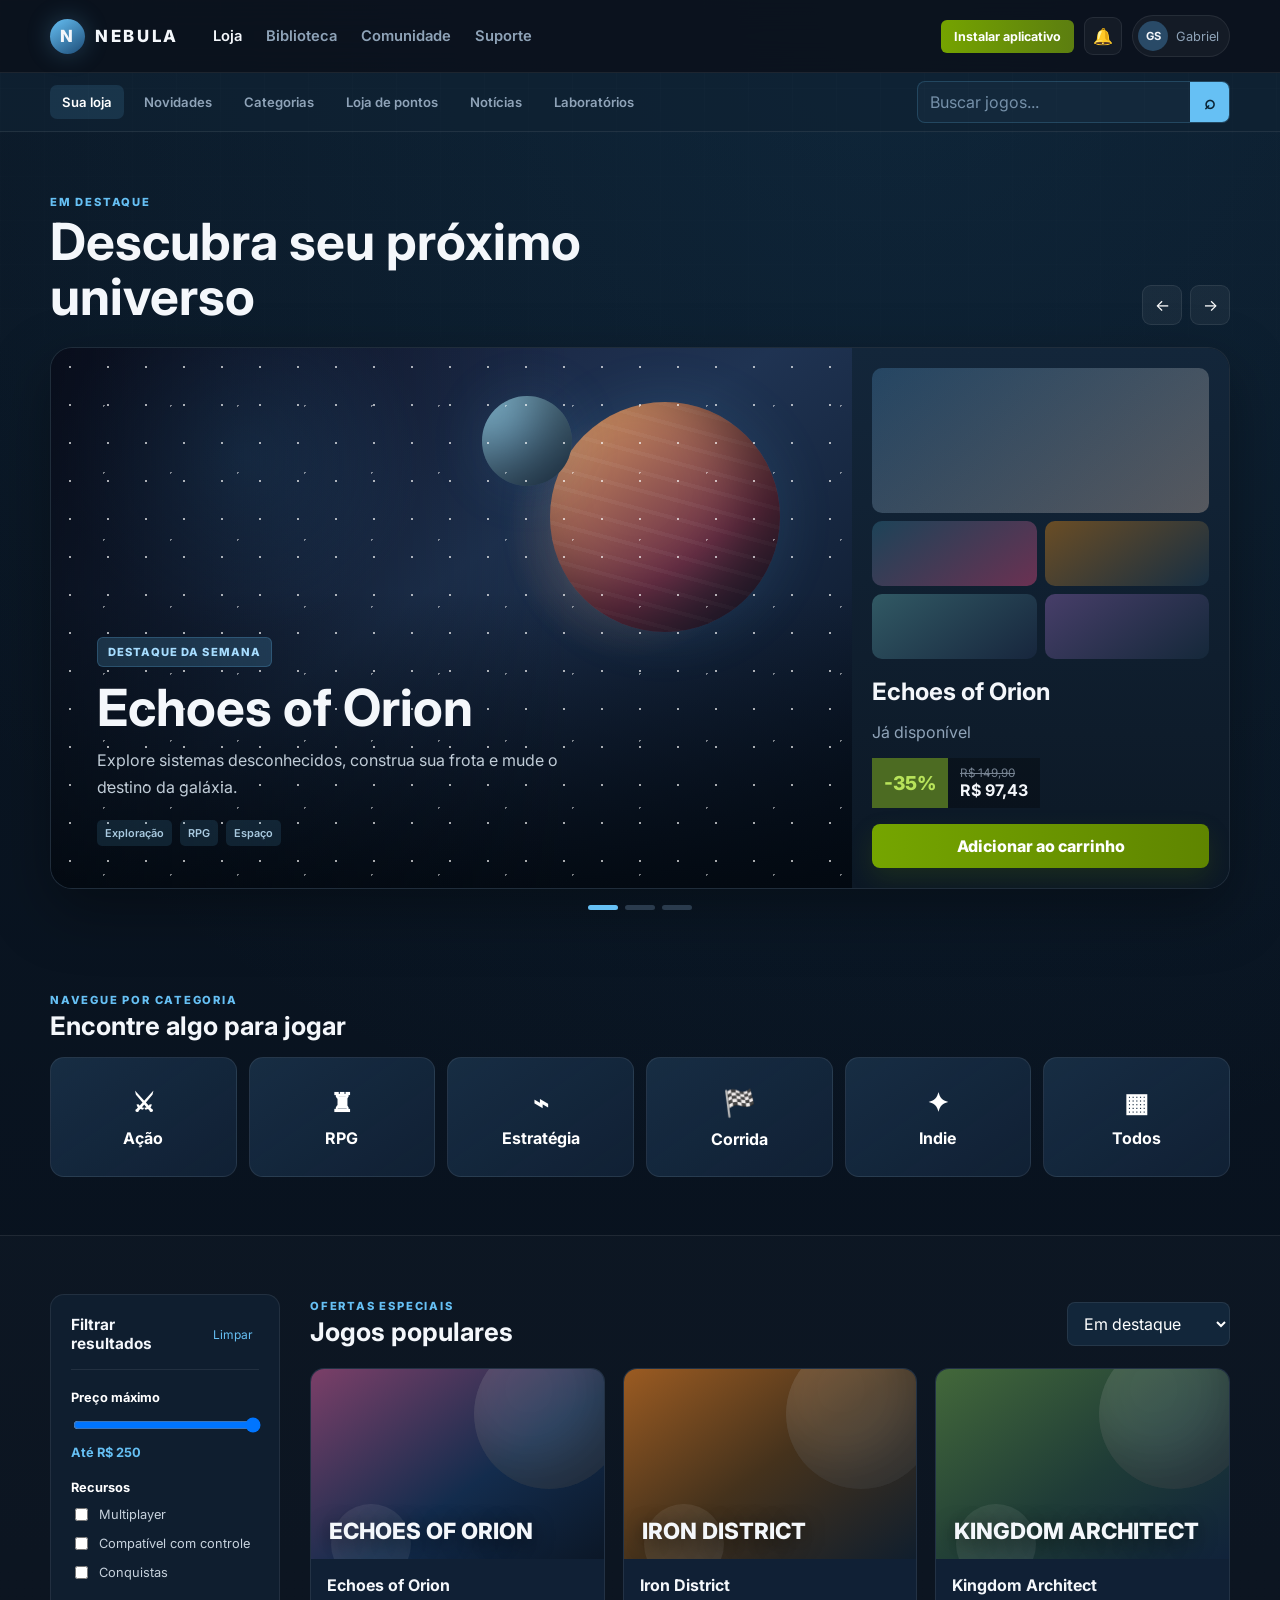
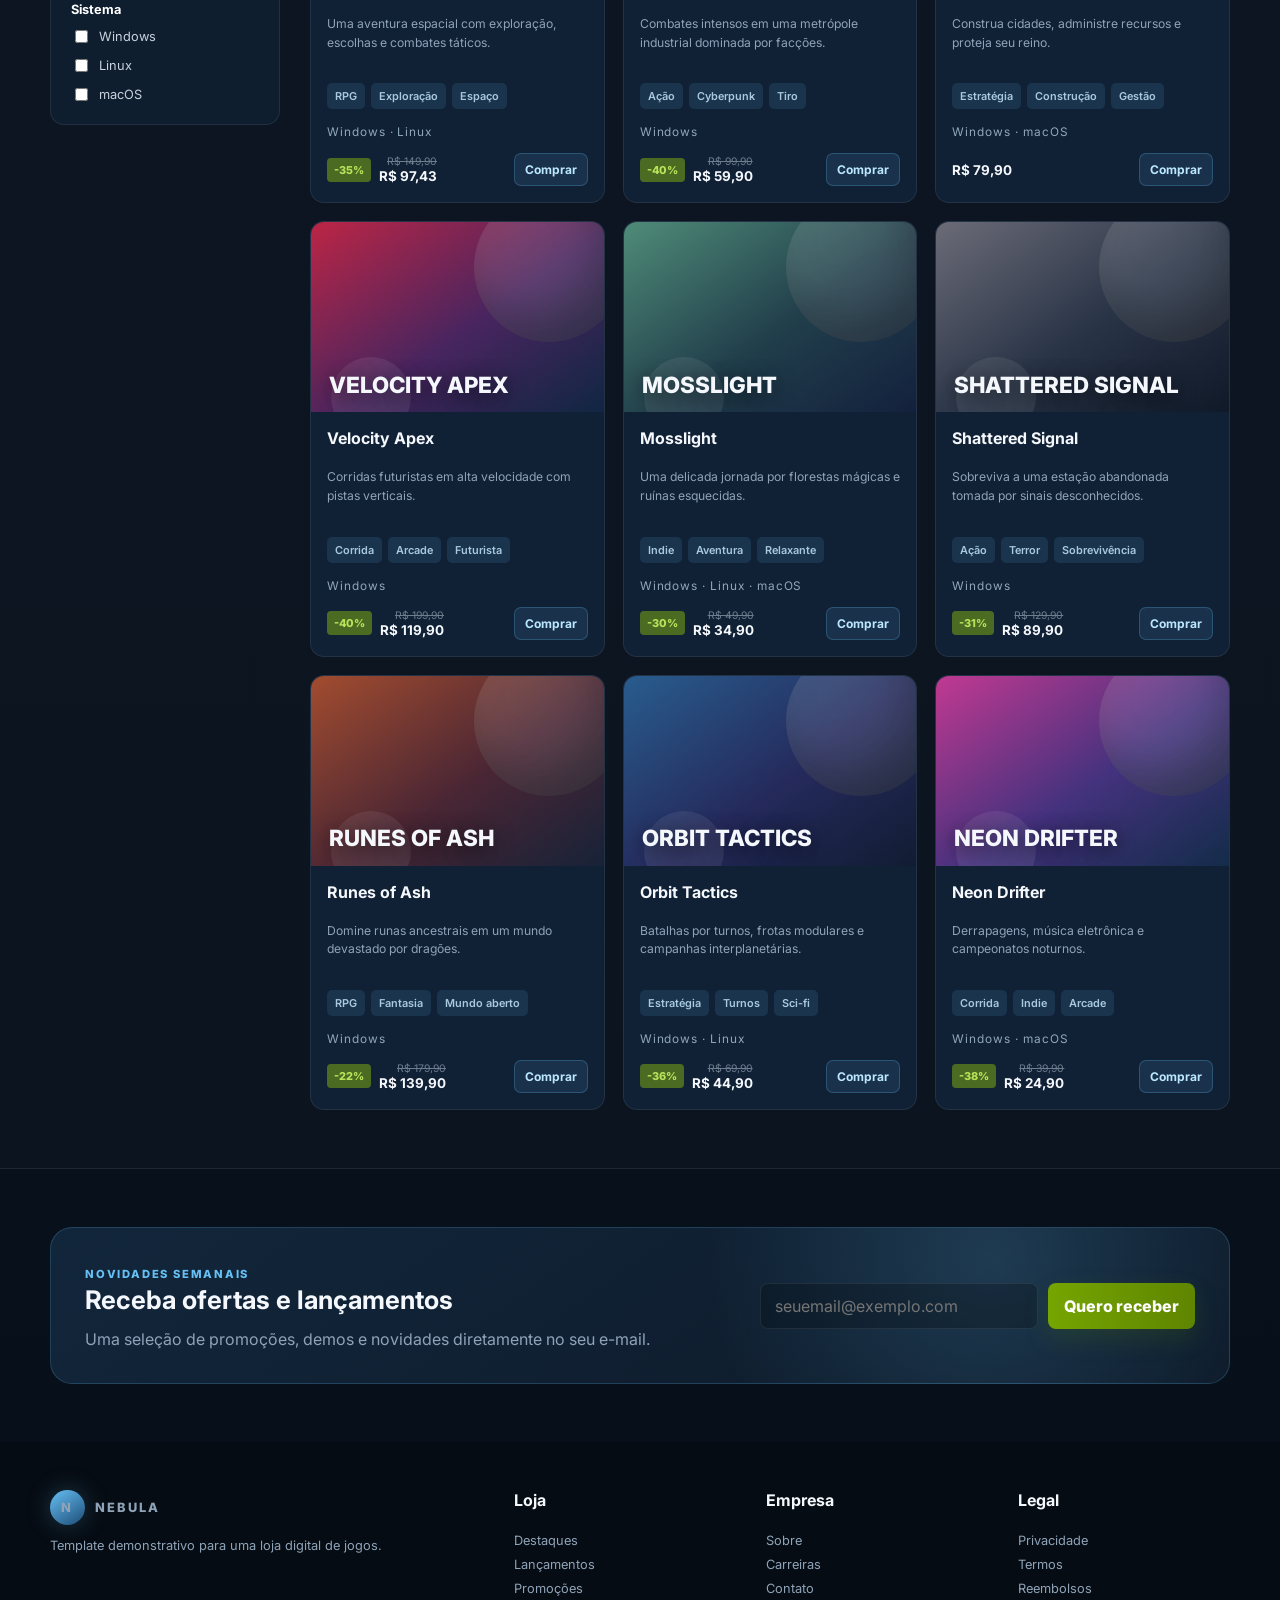
<file: projeto multidisciplinar 3ds/index.html>
<!DOCTYPE html>
<html lang="pt-BR">
<head>
  <meta charset="UTF-8" />
  <meta name="viewport" content="width=device-width, initial-scale=1.0" />
  <meta name="description" content="Template de loja de jogos inspirado em marketplaces modernos." />
  <title>Nebula Store</title>
  <link rel="preconnect" href="https://fonts.googleapis.com">
  <link rel="preconnect" href="https://fonts.gstatic.com" crossorigin>
  <link href="https://fonts.googleapis.com/css2?family=Inter:wght@400;500;600;700;800&display=swap" rel="stylesheet">
  <link rel="stylesheet" href="styles.css" />
</head>
<body>
  <header class="topbar">
    <div class="container nav-wrapper">
      <a class="brand" href="#">
        <span class="brand-icon">N</span>
        <span>NEBULA</span>
      </a>

      <nav class="main-nav" id="mainNav">
        <a class="active" href="#store">Loja</a>
        <a href="#library">Biblioteca</a>
        <a href="#community">Comunidade</a>
        <a href="#support">Suporte</a>
      </nav>

      <div class="nav-actions">
        <button class="install-button">Instalar aplicativo</button>
        <button class="icon-button" aria-label="Notificações">🔔</button>
        <button class="profile-button">
          <span class="avatar">GS</span>
          <span class="profile-name">Gabriel</span>
        </button>
        <button class="menu-toggle" id="menuToggle" aria-label="Abrir menu">☰</button>
      </div>
    </div>
  </header>

  <main id="store">
    <section class="store-toolbar">
      <div class="container toolbar-inner">
        <nav class="store-nav">
          <a class="active" href="#">Sua loja</a>
          <a href="#">Novidades</a>
          <a href="#">Categorias</a>
          <a href="#">Loja de pontos</a>
          <a href="#">Notícias</a>
          <a href="#">Laboratórios</a>
        </nav>

        <form class="search-box" id="searchForm">
          <input id="searchInput" type="search" placeholder="Buscar jogos..." autocomplete="off">
          <button type="submit" aria-label="Pesquisar">⌕</button>
        </form>
      </div>
    </section>

    <section class="hero-section">
      <div class="container">
        <div class="section-heading">
          <div>
            <span class="eyebrow">Em destaque</span>
            <h1>Descubra seu próximo universo</h1>
          </div>
          <div class="slider-controls">
            <button id="prevSlide" aria-label="Anterior">←</button>
            <button id="nextSlide" aria-label="Próximo">→</button>
          </div>
        </div>

        <div class="hero-card" id="heroCard">
          <div class="hero-art">
            <div class="planet planet-one"></div>
            <div class="planet planet-two"></div>
            <div class="stars"></div>
            <div class="hero-copy">
              <span class="badge">DESTAQUE DA SEMANA</span>
              <h2 id="heroTitle">Echoes of Orion</h2>
              <p id="heroDescription">Explore sistemas desconhecidos, construa sua frota e mude o destino da galáxia.</p>
              <div class="tag-row" id="heroTags">
                <span>Exploração</span>
                <span>RPG</span>
                <span>Espaço</span>
              </div>
            </div>
          </div>

          <div class="hero-sidebar">
            <div class="hero-thumbnail large"></div>
            <div class="thumbnail-grid">
              <div class="hero-thumbnail small variation-a"></div>
              <div class="hero-thumbnail small variation-b"></div>
              <div class="hero-thumbnail small variation-c"></div>
              <div class="hero-thumbnail small variation-d"></div>
            </div>
            <div class="hero-meta">
              <h3 id="heroSideTitle">Echoes of Orion</h3>
              <p>Já disponível</p>
              <div class="price-line">
                <span class="discount">-35%</span>
                <div>
                  <span class="old-price">R$ 149,90</span>
                  <strong id="heroPrice">R$ 97,43</strong>
                </div>
              </div>
              <button class="primary-button" id="heroBuyButton">Adicionar ao carrinho</button>
            </div>
          </div>
        </div>

        <div class="slider-dots" id="sliderDots"></div>
      </div>
    </section>

    <section class="category-section">
      <div class="container">
        <div class="section-heading compact">
          <div>
            <span class="eyebrow">Navegue por categoria</span>
            <h2>Encontre algo para jogar</h2>
          </div>
        </div>

        <div class="category-grid">
          <button class="category-card" data-category="Ação">
            <span class="category-icon">⚔</span>
            <span>Ação</span>
          </button>
          <button class="category-card" data-category="RPG">
            <span class="category-icon">♜</span>
            <span>RPG</span>
          </button>
          <button class="category-card" data-category="Estratégia">
            <span class="category-icon">⌁</span>
            <span>Estratégia</span>
          </button>
          <button class="category-card" data-category="Corrida">
            <span class="category-icon">🏁</span>
            <span>Corrida</span>
          </button>
          <button class="category-card" data-category="Indie">
            <span class="category-icon">✦</span>
            <span>Indie</span>
          </button>
          <button class="category-card" data-category="Todos">
            <span class="category-icon">▦</span>
            <span>Todos</span>
          </button>
        </div>
      </div>
    </section>

    <section class="games-section">
      <div class="container games-layout">
        <aside class="filters-panel">
          <div class="filter-header">
            <h3>Filtrar resultados</h3>
            <button id="clearFilters">Limpar</button>
          </div>

          <label class="filter-group">
            <span>Preço máximo</span>
            <input id="priceRange" type="range" min="20" max="250" value="250">
            <output id="priceOutput">Até R$ 250</output>
          </label>

          <div class="filter-group">
            <span>Recursos</span>
            <label class="checkbox-row">
              <input type="checkbox" value="Multiplayer" class="feature-filter">
              <span>Multiplayer</span>
            </label>
            <label class="checkbox-row">
              <input type="checkbox" value="Controle" class="feature-filter">
              <span>Compatível com controle</span>
            </label>
            <label class="checkbox-row">
              <input type="checkbox" value="Conquistas" class="feature-filter">
              <span>Conquistas</span>
            </label>
          </div>

          <div class="filter-group">
            <span>Sistema</span>
            <label class="checkbox-row">
              <input type="checkbox" value="Windows" class="platform-filter">
              <span>Windows</span>
            </label>
            <label class="checkbox-row">
              <input type="checkbox" value="Linux" class="platform-filter">
              <span>Linux</span>
            </label>
            <label class="checkbox-row">
              <input type="checkbox" value="macOS" class="platform-filter">
              <span>macOS</span>
            </label>
          </div>
        </aside>

        <div class="games-content">
          <div class="games-topline">
            <div>
              <span class="eyebrow">Ofertas especiais</span>
              <h2>Jogos populares</h2>
            </div>
            <select id="sortSelect" aria-label="Ordenar jogos">
              <option value="featured">Em destaque</option>
              <option value="price-asc">Menor preço</option>
              <option value="price-desc">Maior preço</option>
              <option value="discount">Maior desconto</option>
            </select>
          </div>

          <div class="games-grid" id="gamesGrid"></div>
          <p class="empty-state hidden" id="emptyState">Nenhum jogo encontrado com esses filtros.</p>
        </div>
      </div>
    </section>

    <section class="newsletter-section">
      <div class="container newsletter-card">
        <div>
          <span class="eyebrow">Novidades semanais</span>
          <h2>Receba ofertas e lançamentos</h2>
          <p>Uma seleção de promoções, demos e novidades diretamente no seu e-mail.</p>
        </div>
        <form id="newsletterForm" class="newsletter-form">
          <input type="email" id="newsletterEmail" placeholder="seuemail@exemplo.com" required>
          <button class="primary-button" type="submit">Quero receber</button>
        </form>
      </div>
    </section>
  </main>

  <footer class="footer">
    <div class="container footer-grid">
      <div>
        <a class="brand" href="#">
          <span class="brand-icon">N</span>
          <span>NEBULA</span>
        </a>
        <p>Template demonstrativo para uma loja digital de jogos.</p>
      </div>
      <div>
        <h4>Loja</h4>
        <a href="#">Destaques</a>
        <a href="#">Lançamentos</a>
        <a href="#">Promoções</a>
      </div>
      <div>
        <h4>Empresa</h4>
        <a href="#">Sobre</a>
        <a href="#">Carreiras</a>
        <a href="#">Contato</a>
      </div>
      <div>
        <h4>Legal</h4>
        <a href="#">Privacidade</a>
        <a href="#">Termos</a>
        <a href="#">Reembolsos</a>
      </div>
    </div>
  </footer>

  <div class="cart-toast" id="cartToast">
    <span>✓</span>
    <div>
      <strong>Adicionado ao carrinho</strong>
      <small id="toastGameName"></small>
    </div>
  </div>

  <script src="script.js"></script>
</body>
</html>
</file>
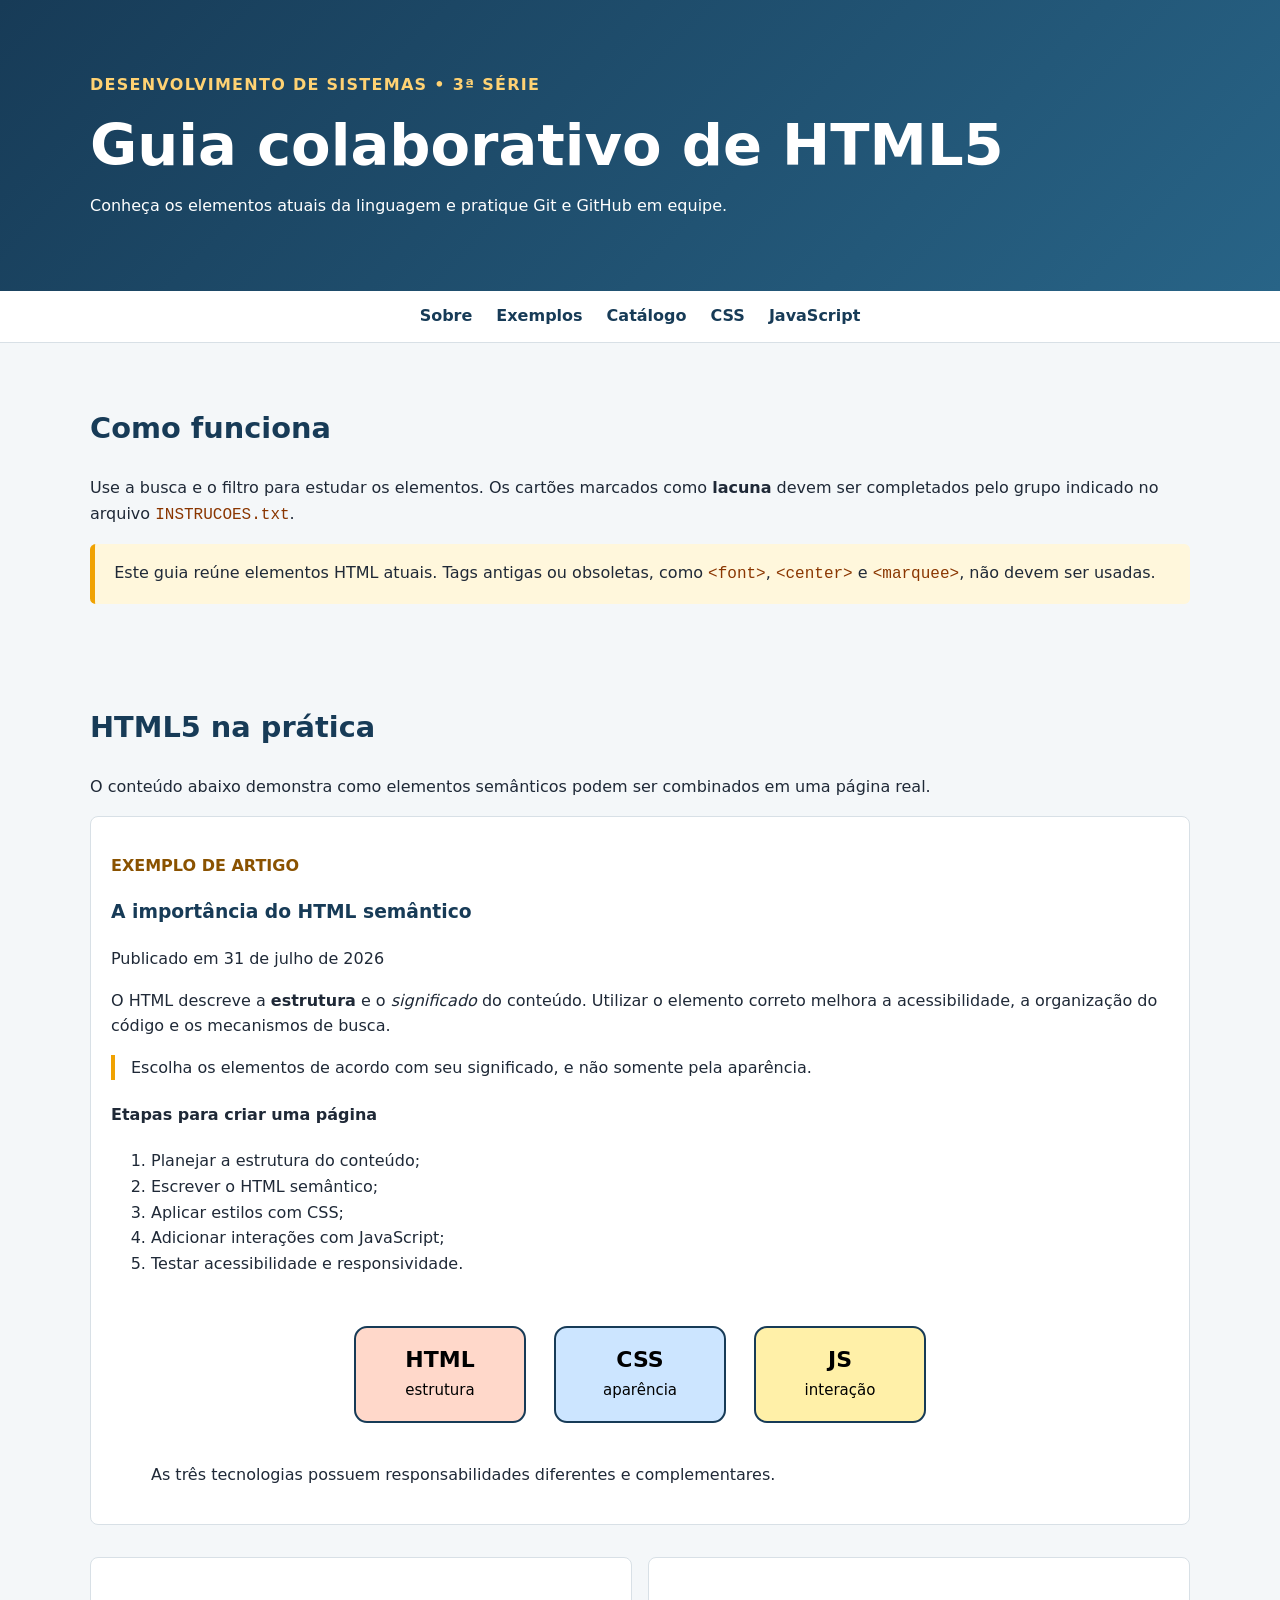
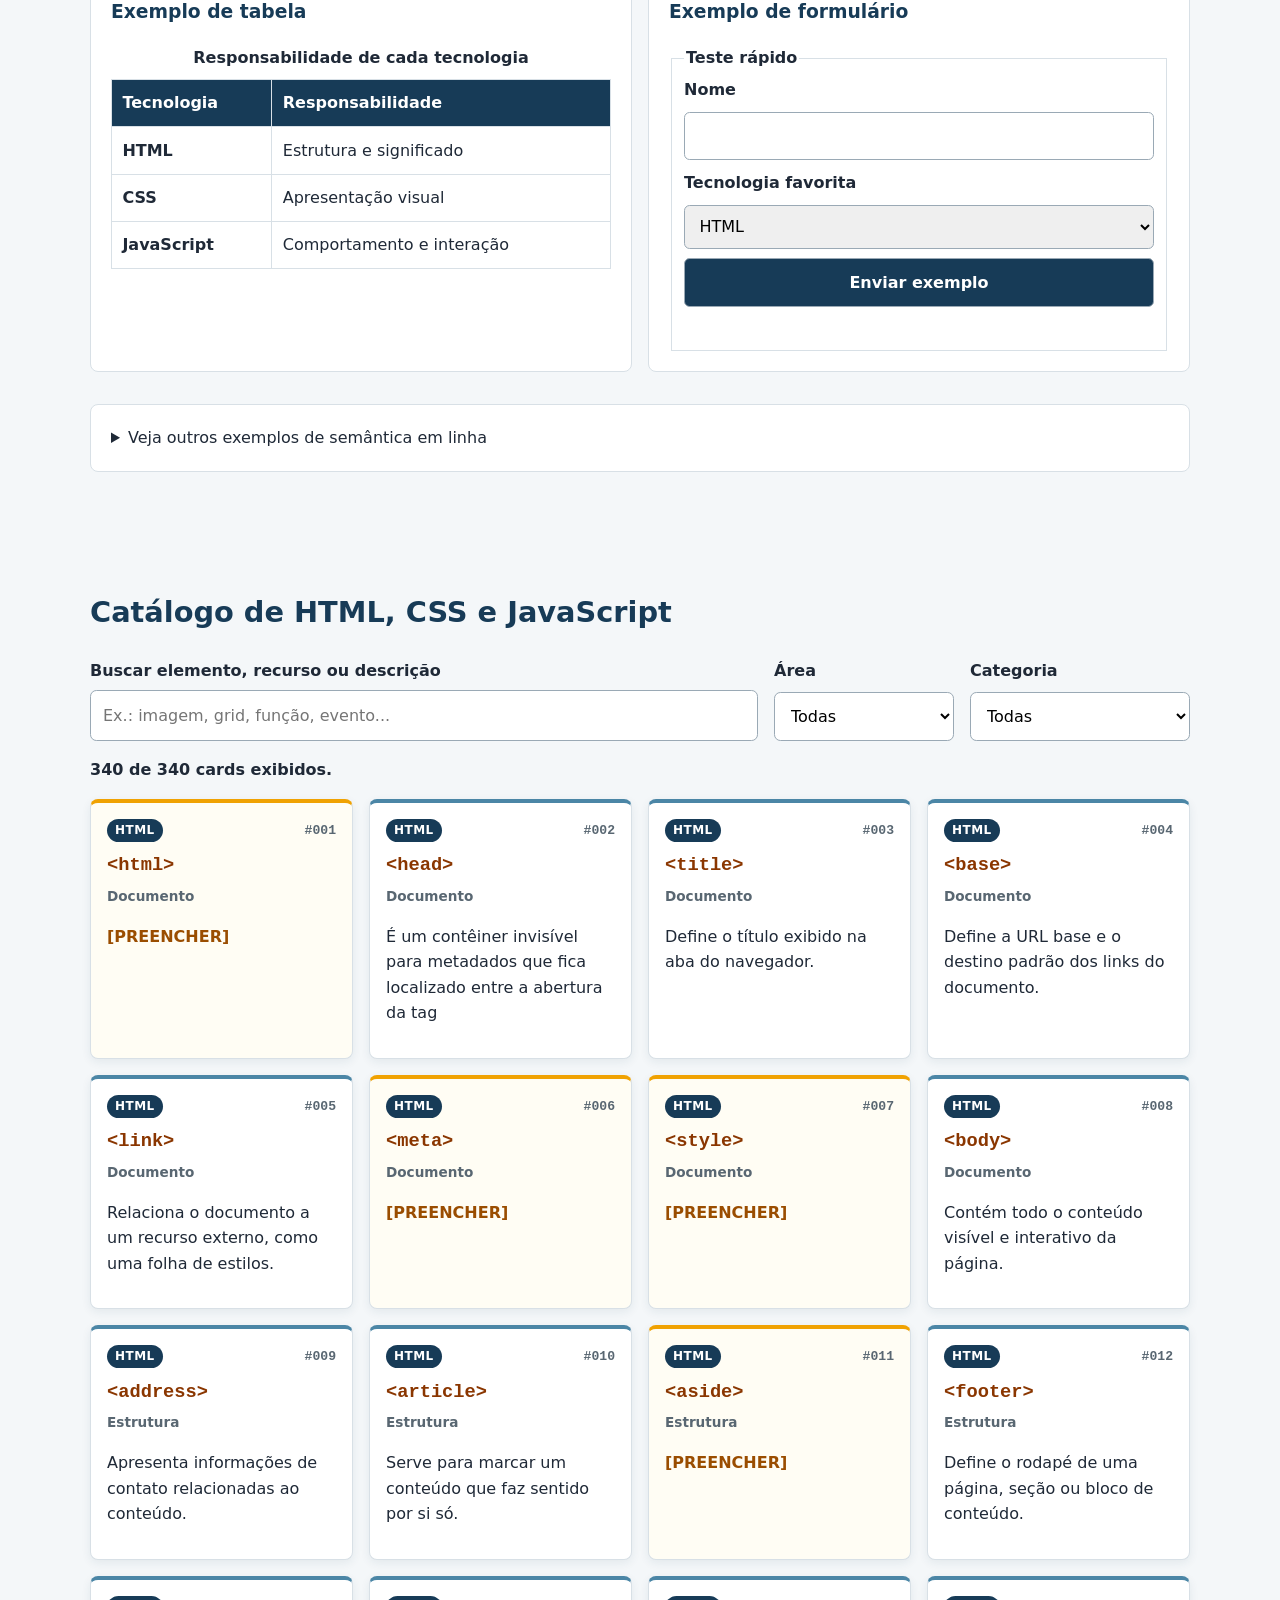
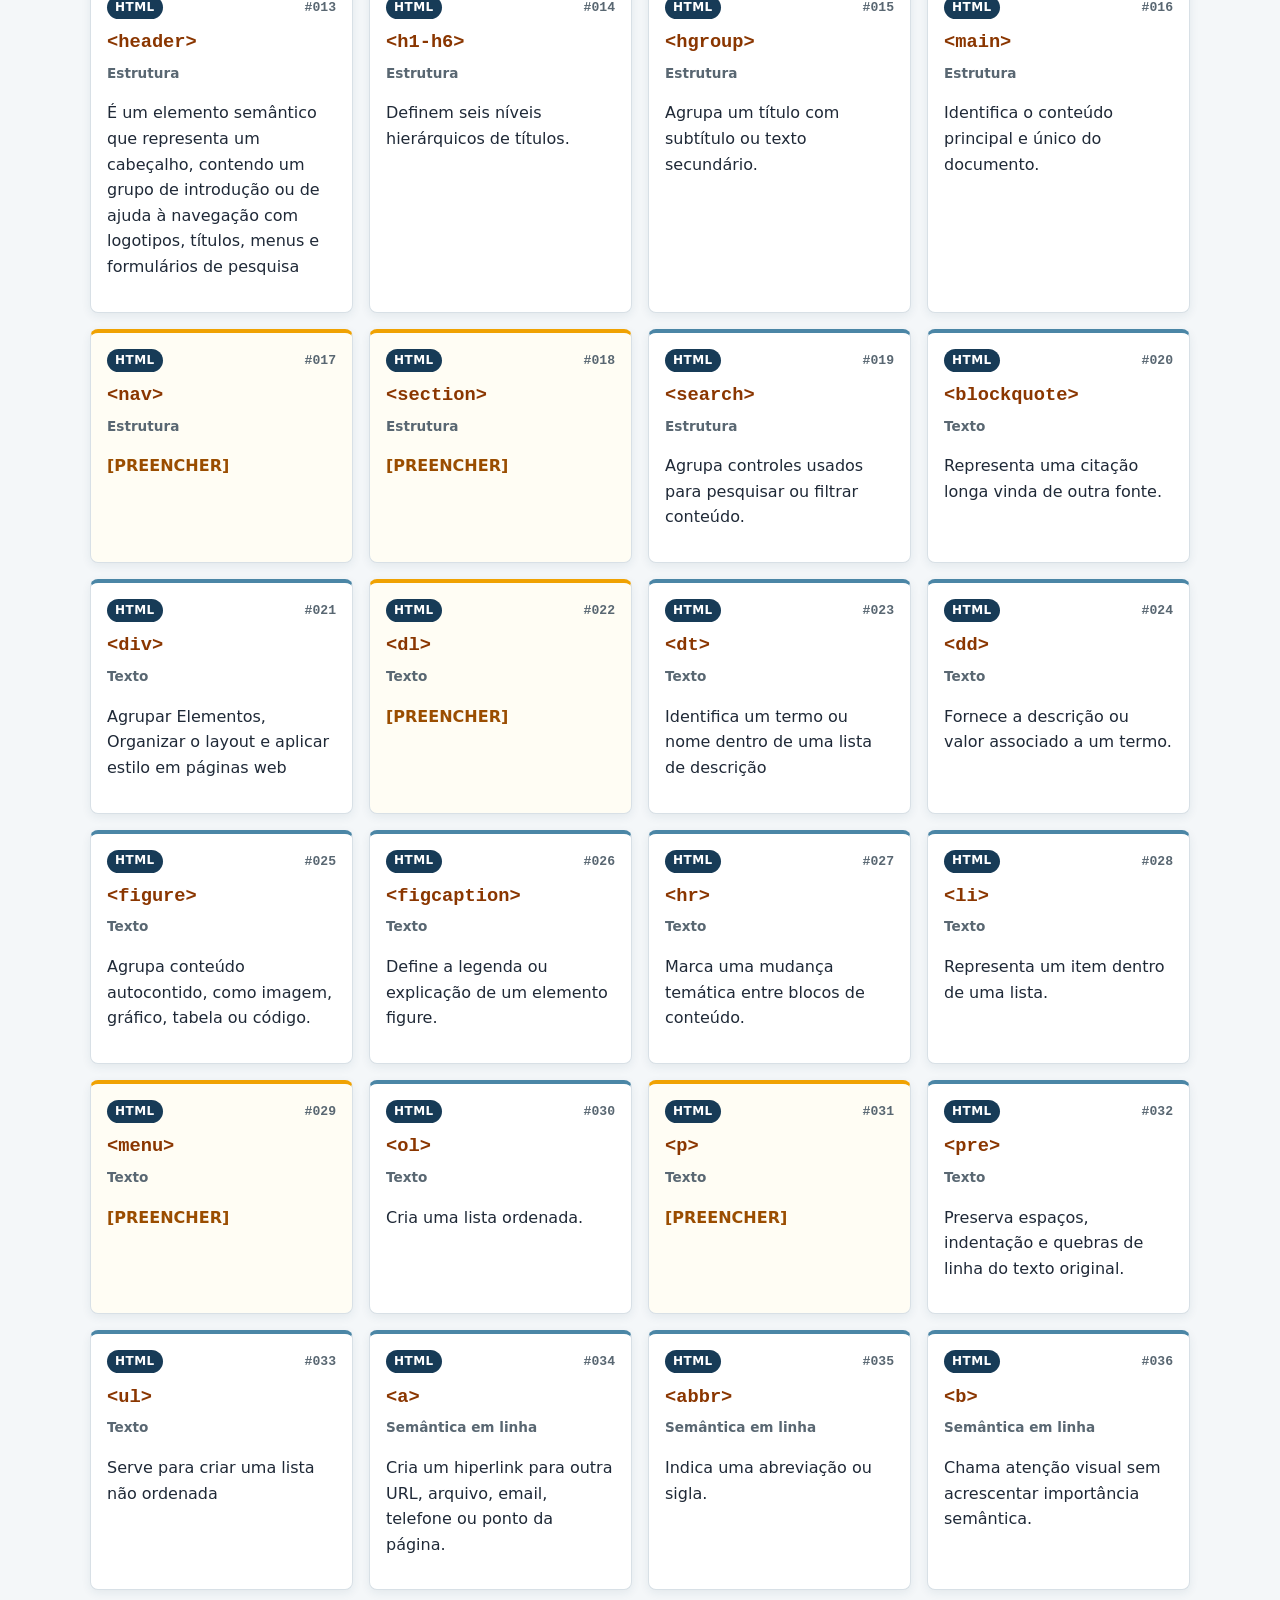
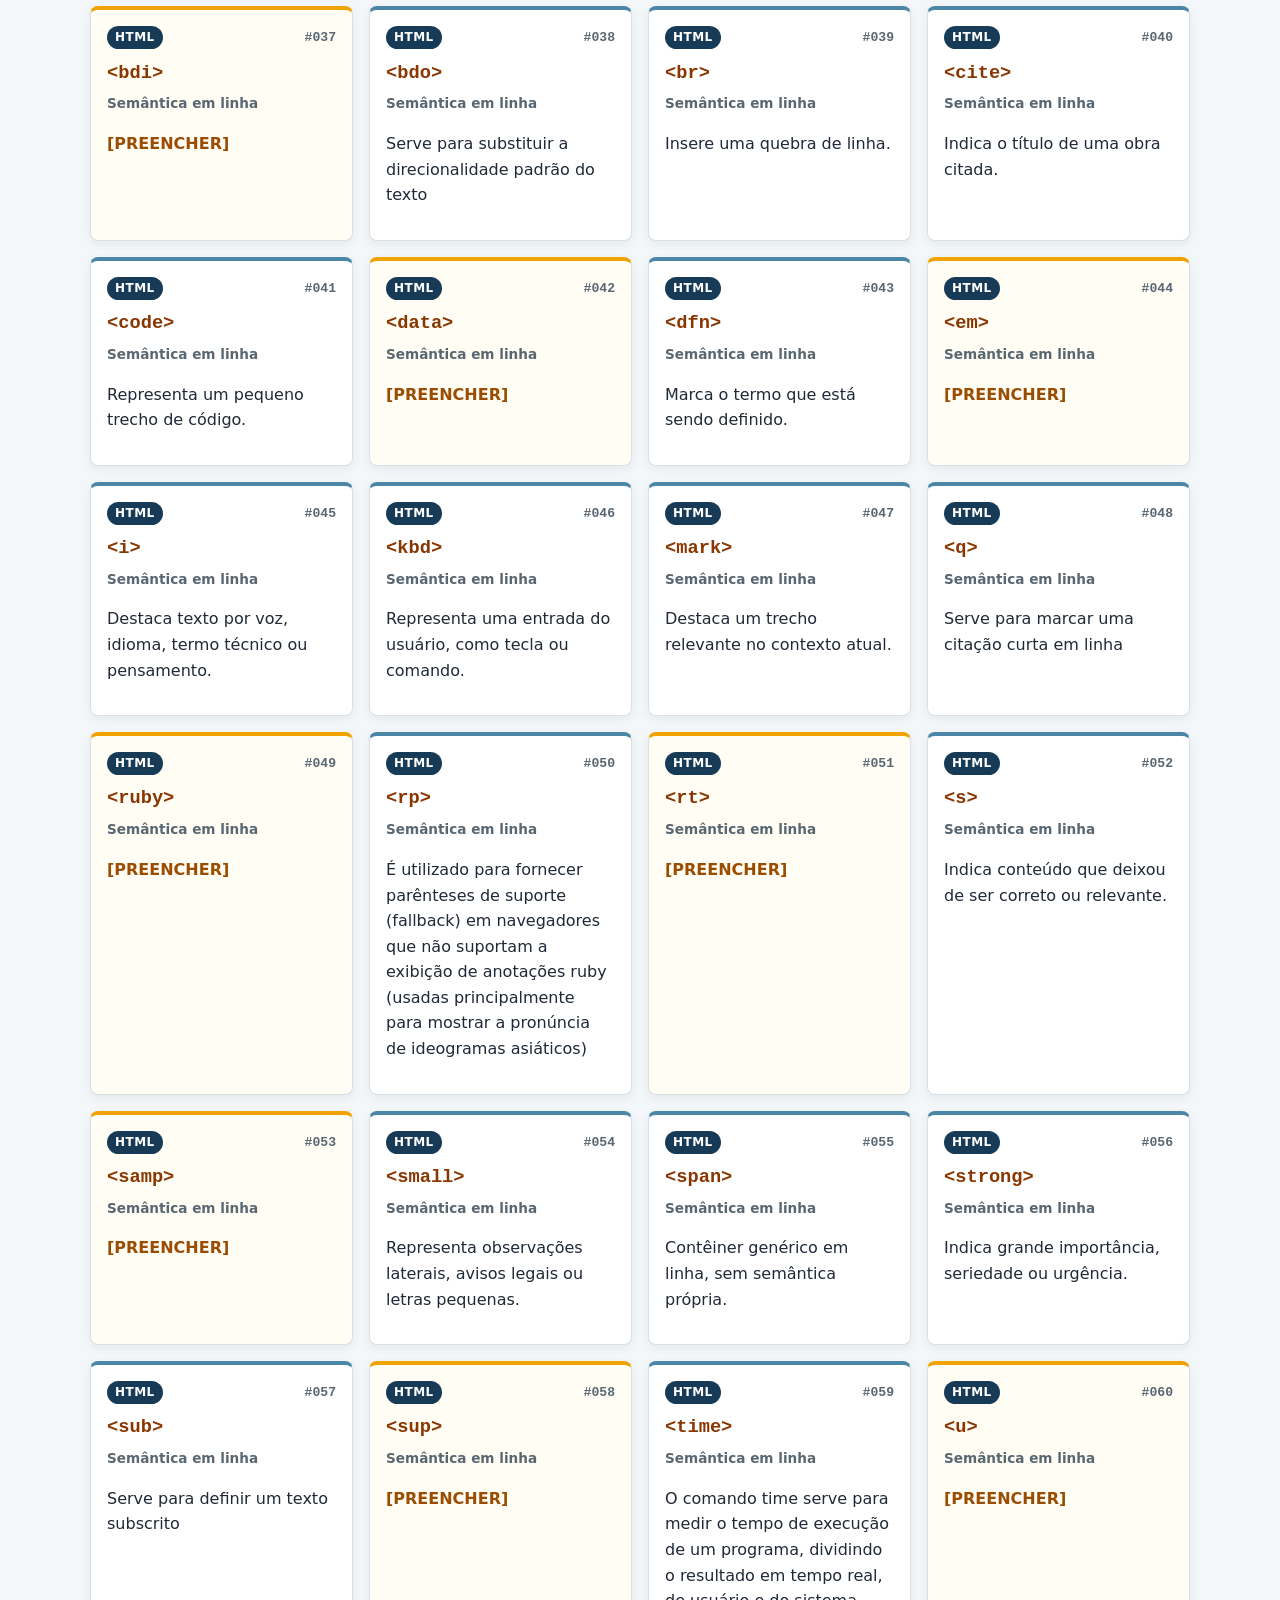
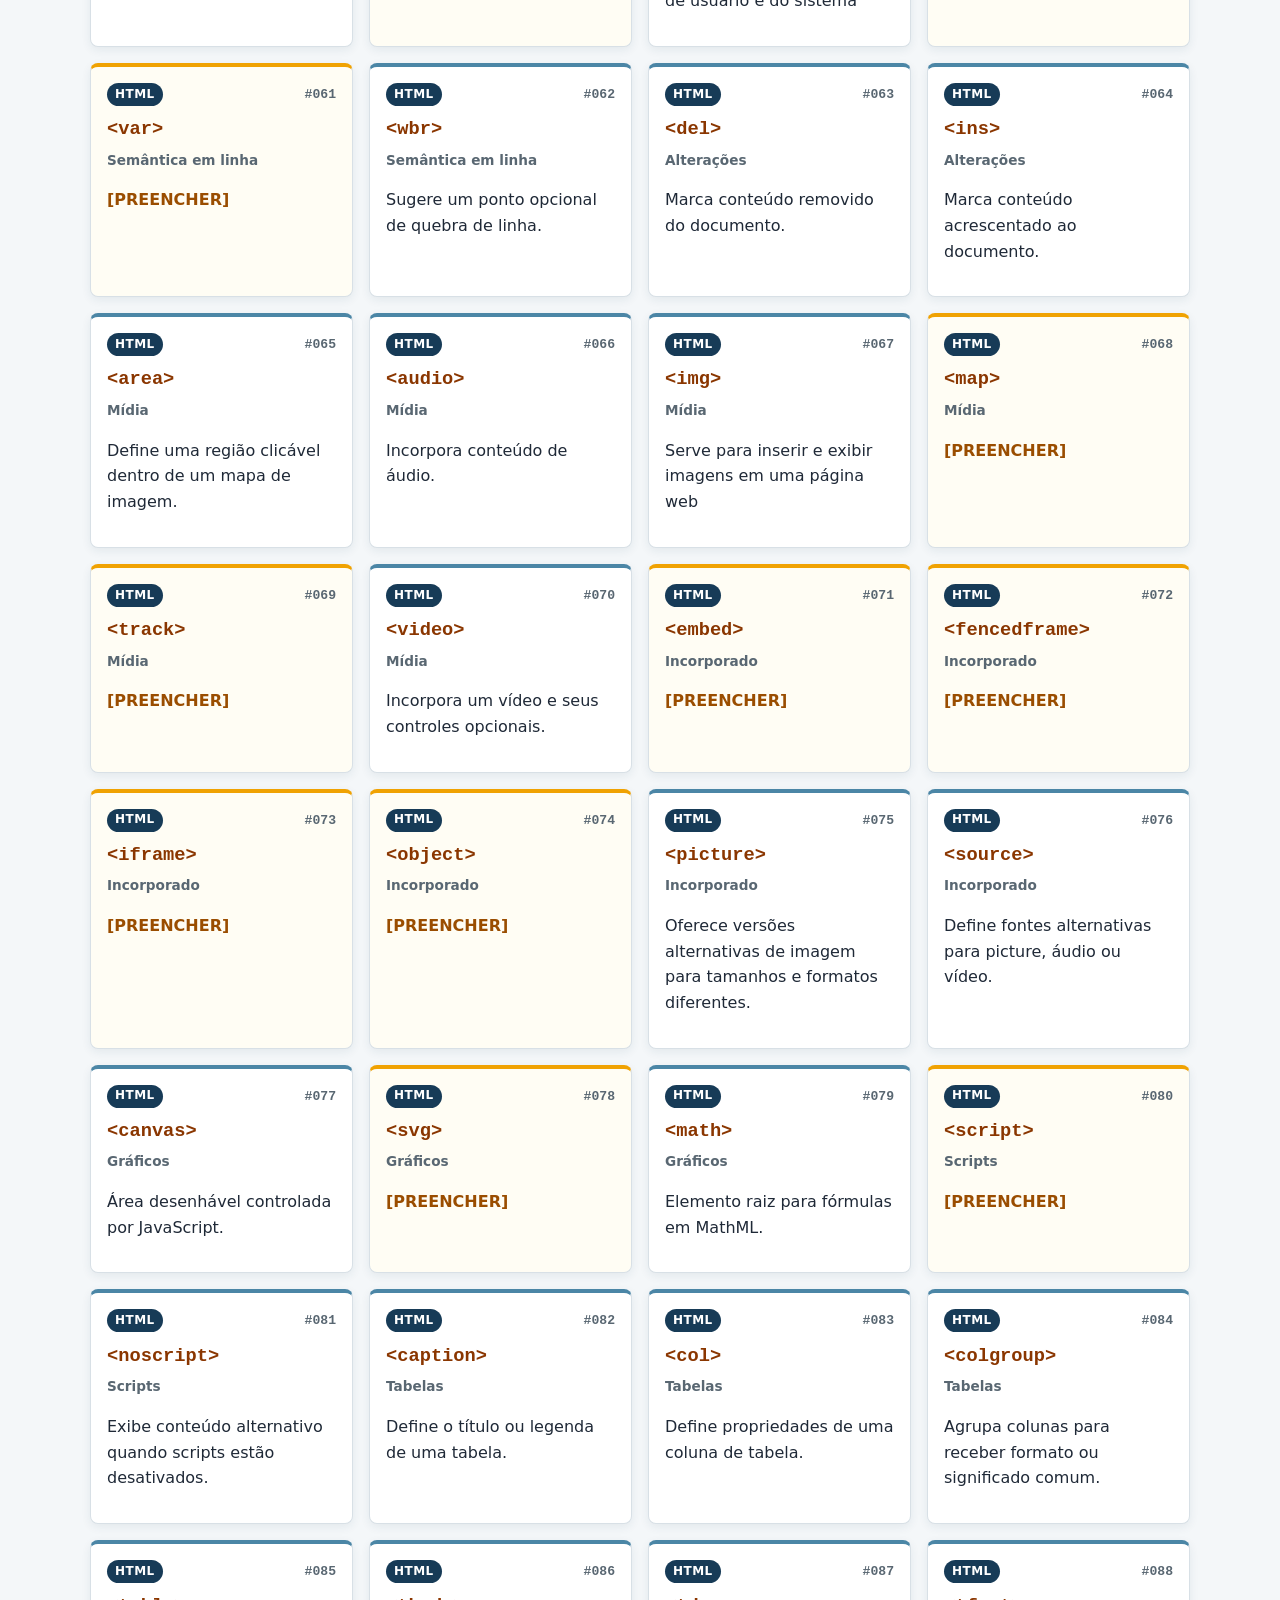
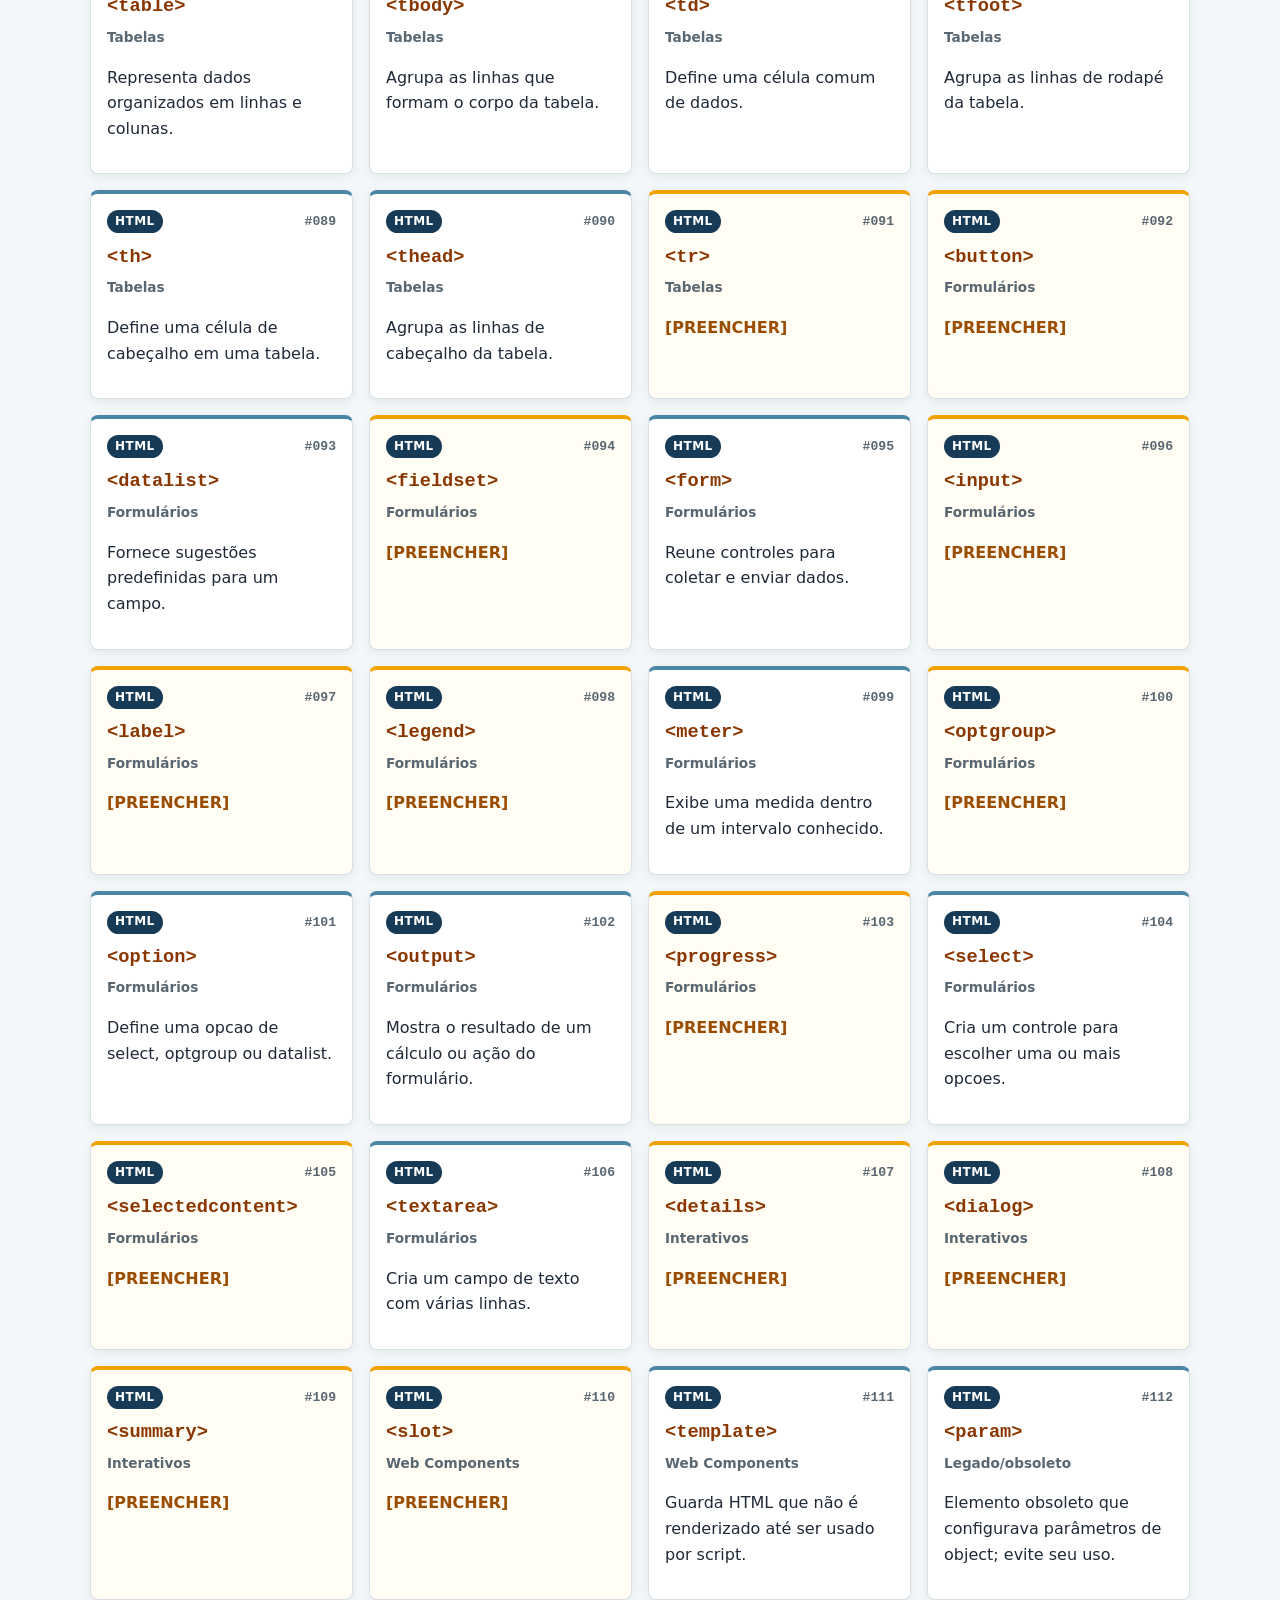
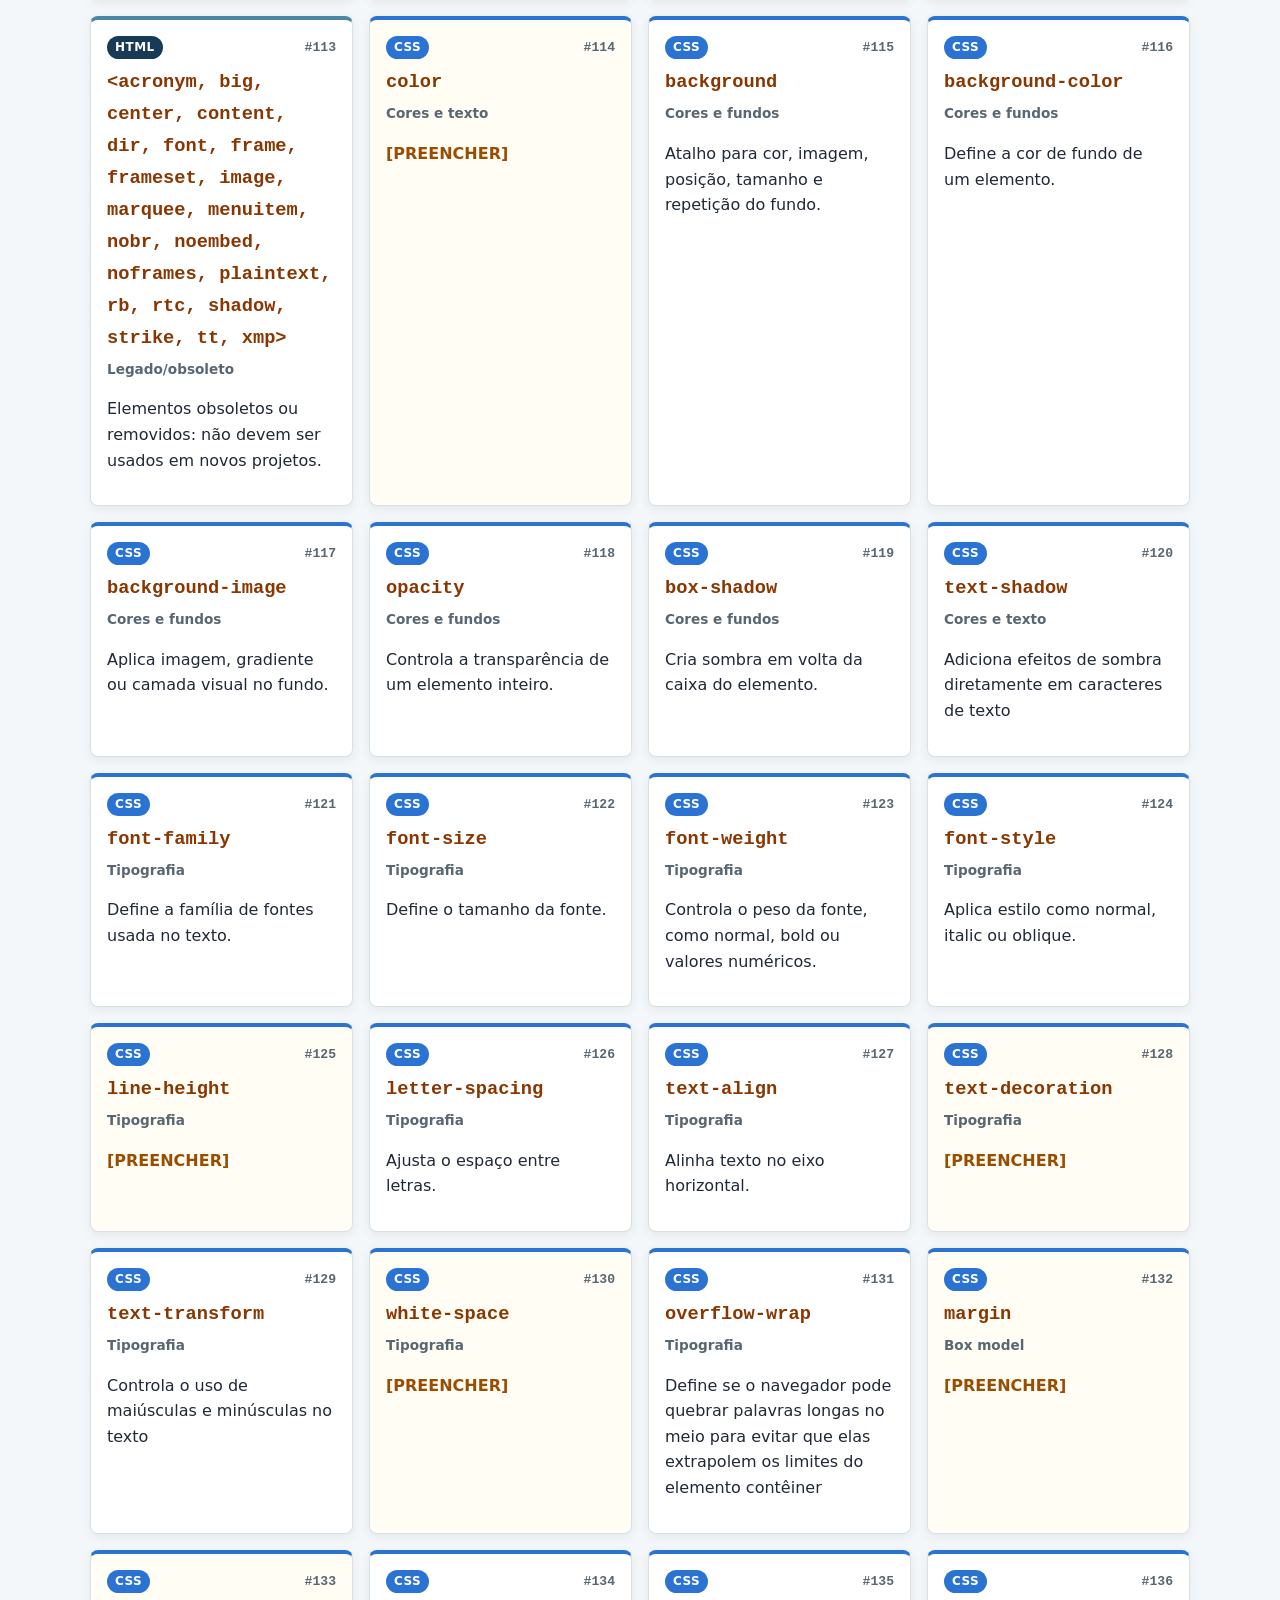
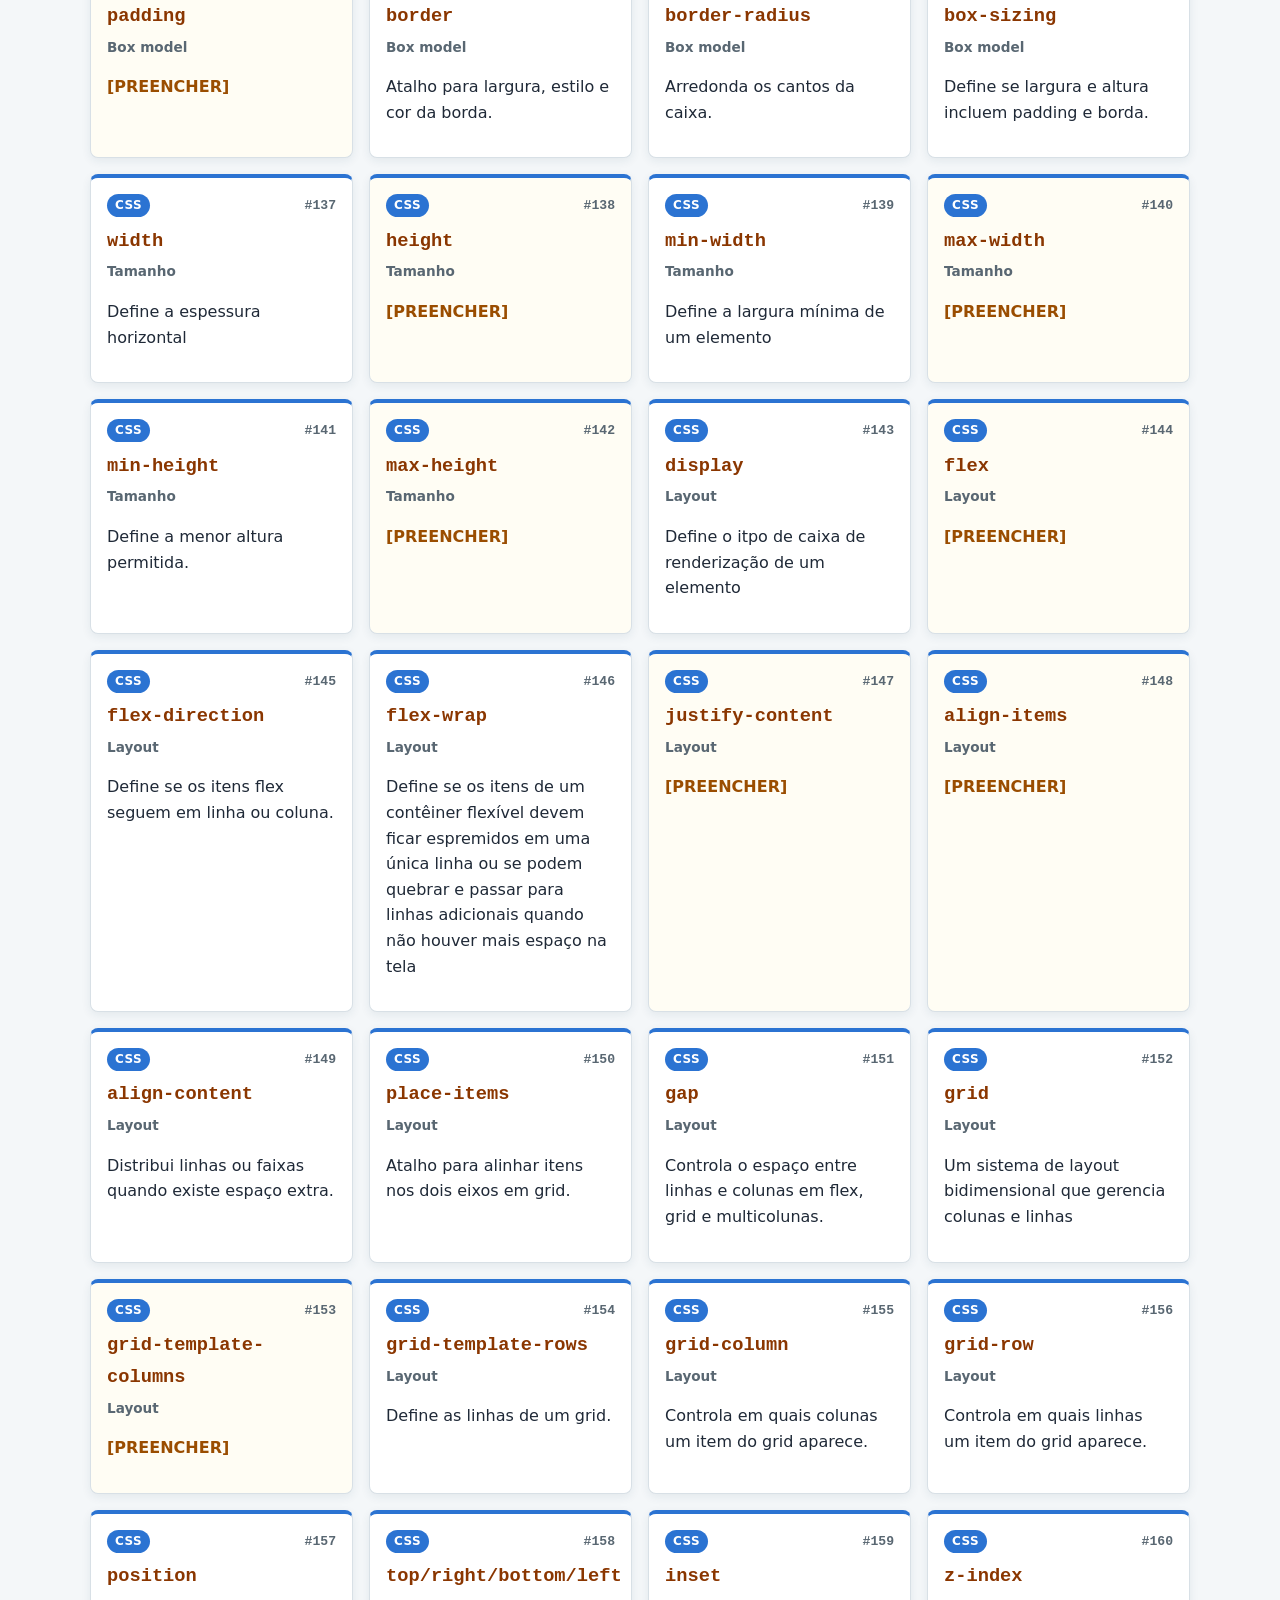
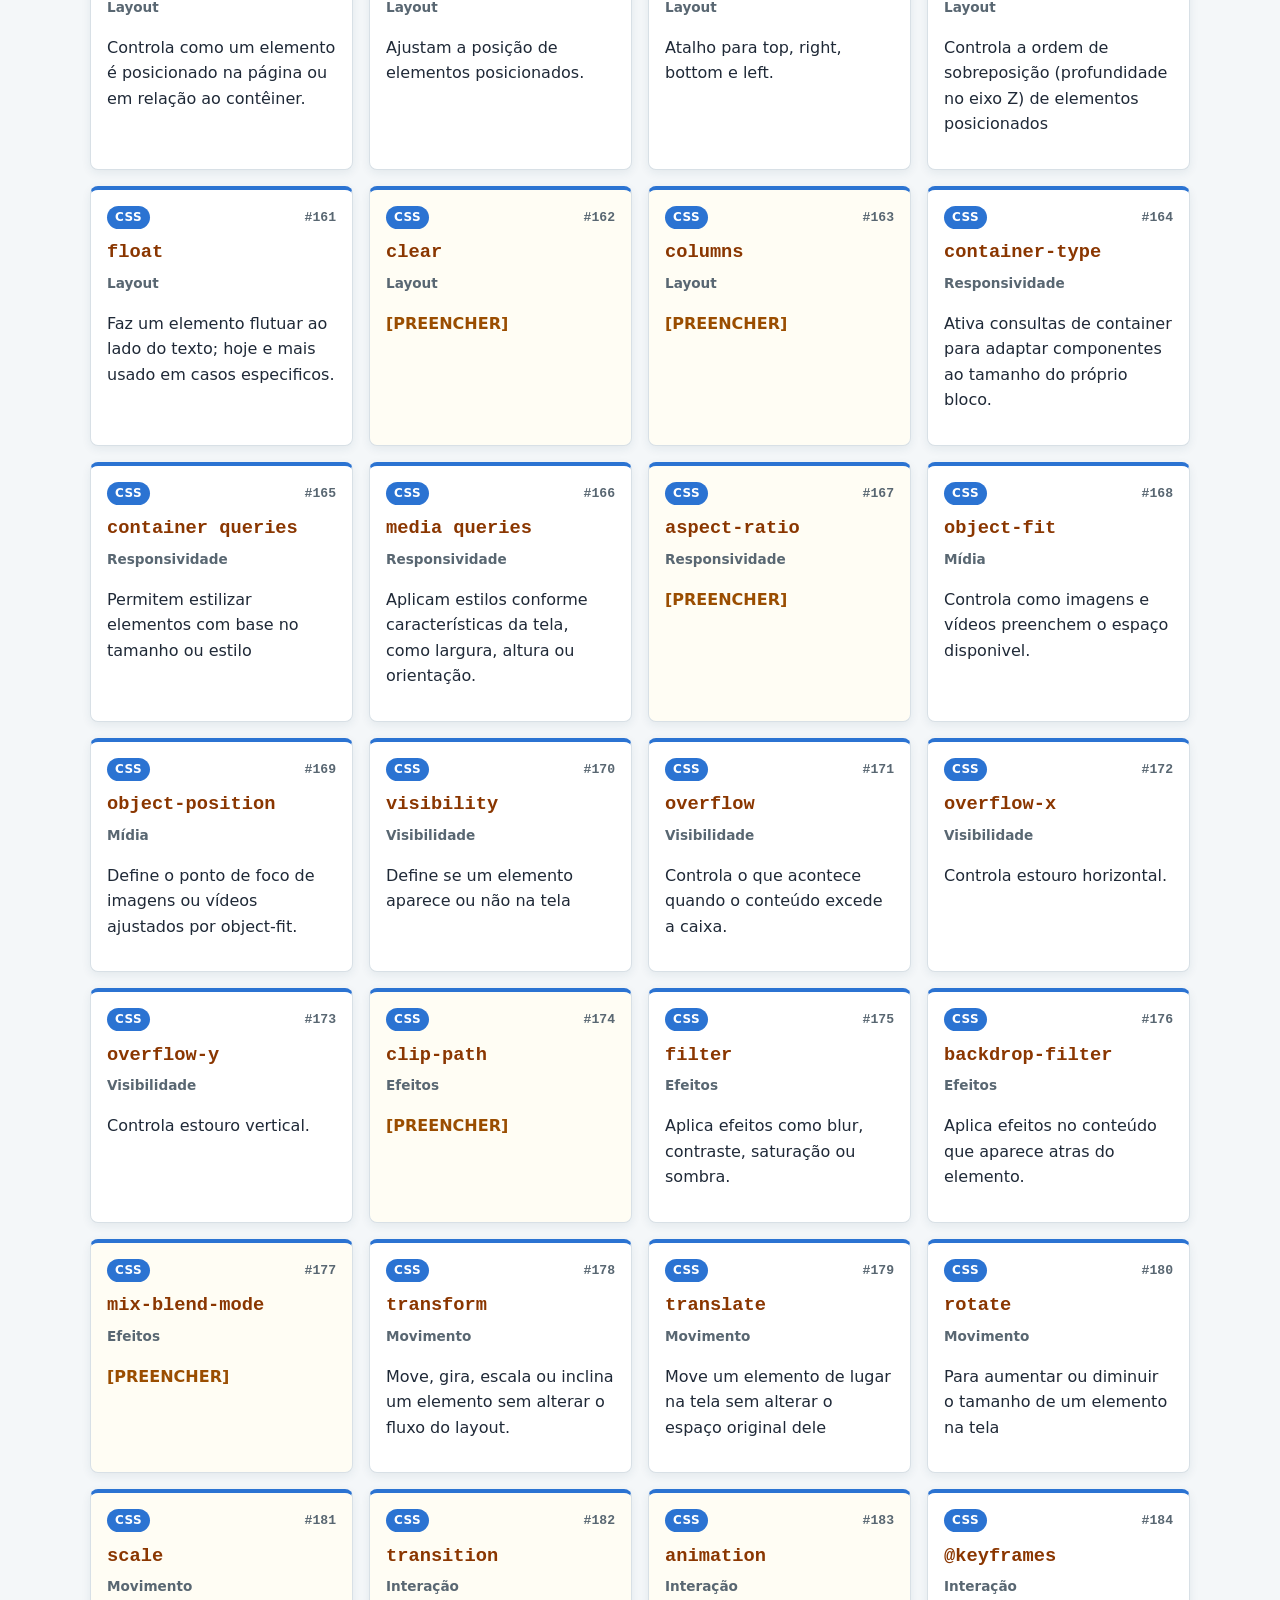
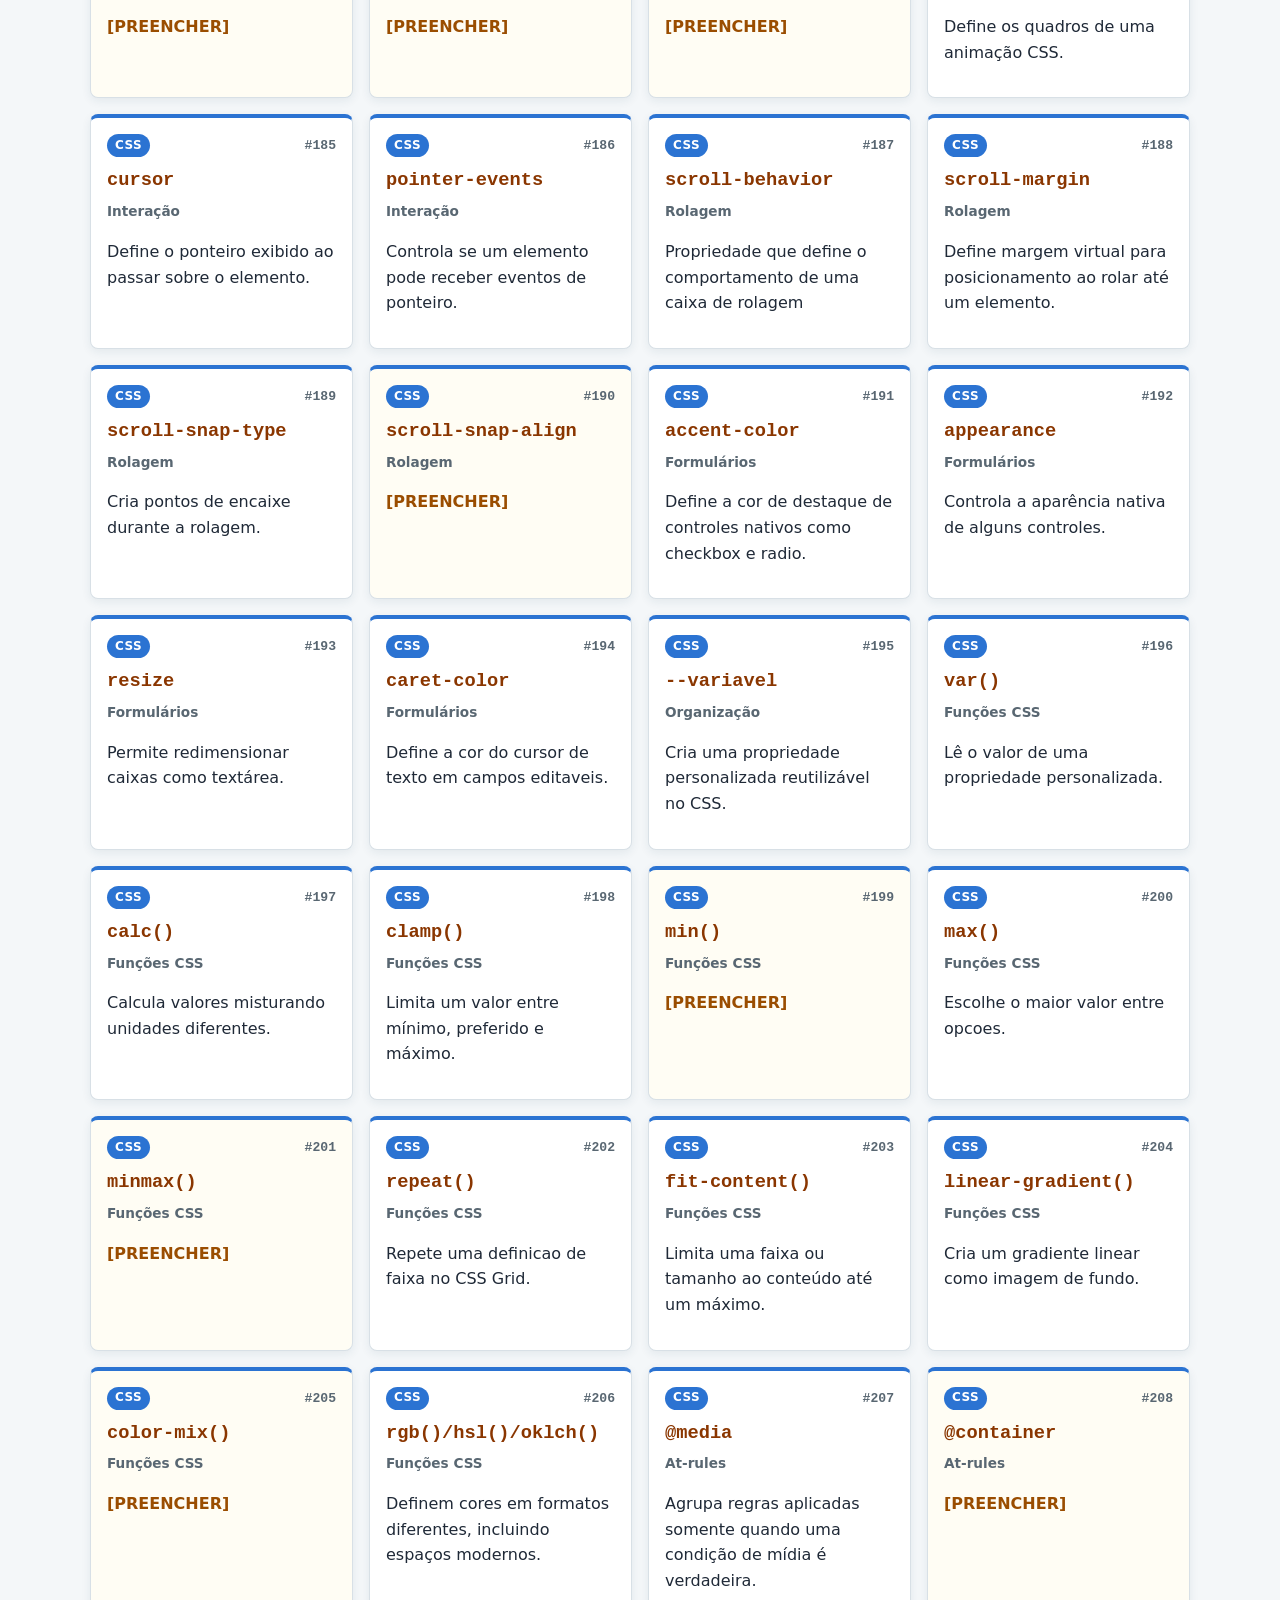
<file: repositorioGit3ds/index.html>
<!DOCTYPE html>
<html lang="pt-BR">
<head>
    <meta charset="UTF-8">
    <meta name="viewport" content="width=device-width, initial-scale=1.0">
    <meta name="description" content="Guia colaborativo de elementos HTML5, CSS e JavaScript.">
    <title>Guia HTML5 — Exercício de versionamento</title>
    <link rel="stylesheet" href="style.css">
    <!-- O defer carrega o JavaScript sem bloquear o HTML e o executa quando a página estiver pronta. -->
    <script src="script.js" defer></script>
</head>
<body>
    <header class="cabecalho">
        <div class="limite">
            <p class="etiqueta">Desenvolvimento de Sistemas • 3ª série</p>
            <h1>Guia colaborativo de HTML5</h1>
            <p>Conheça os elementos atuais da linguagem e pratique Git e GitHub em equipe.</p>
        </div>
    </header>

    <nav class="menu" aria-label="Navegação principal">
        <a href="#sobre">Sobre</a>
        <a href="#exemplos">Exemplos</a>
        <a href="#catálogo">Catálogo</a>
        <a href="#css">CSS</a>
        <a href="#javascript">JavaScript</a>
    </nav>

    <main class="limite">
        <section id="sobre">
            <h2>Como funciona</h2>
            <p>Use a busca e o filtro para estudar os elementos. Os cartões marcados como
                <strong>lacuna</strong> devem ser completados pelo grupo indicado no arquivo
                <code>INSTRUCOES.txt</code>.</p>
            <aside class="aviso">
                Este guia reúne elementos HTML atuais. Tags antigas ou obsoletas, como
                <code>&lt;font&gt;</code>, <code>&lt;center&gt;</code> e <code>&lt;marquee&gt;</code>, não devem ser usadas.
            </aside>
        </section>

        <section id="exemplos">
            <h2>HTML5 na prática</h2>
            <p>O conteúdo abaixo demonstra como elementos semânticos podem ser combinados em uma página real.</p>

            <article class="demonstracao">
                <header>
                    <p class="etiqueta-clara">Exemplo de artigo</p>
                    <h3>A importância do HTML semântico</h3>
                    <p>Publicado em <time datétime="2026-07-31">31 de julho de 2026</time></p>
                </header>

                <p>O HTML descreve a <strong>estrutura</strong> e o <em>significado</em> do conteúdo.
                    Utilizar o elemento correto melhora a acessibilidade, a organização do código e os mecanismos de busca.</p>

                <blockquote cite="https://html.spec.whatwg.org/">
                    <p>Escolha os elementos de acordo com seu significado, e não somente pela aparência.</p>
                </blockquote>

                <h4>Etapas para criar uma página</h4>
                <ol>
                    <li>Planejar a estrutura do conteúdo;</li>
                    <li>Escrever o HTML semântico;</li>
                    <li>Aplicar estilos com CSS;</li>
                    <li>Adicionar interações com JavaScript;</li>
                    <li>Testar acessibilidade e responsividade.</li>
                </ol>

                <figure>
                    <svg class="ilustracao" viewBox="0 0 600 170" role="img" aria-labelledby="titulo-svg descricao-svg">
                        <title id="titulo-svg">Relação entre HTML, CSS e JavaScript</title>
                        <desc id="descricao-svg">Três blocos representam estrutura, aparência e comportamento.</desc>
                        <rect x="15" y="35" width="170" height="95" rx="12" class="bloco-html"></rect>
                        <rect x="215" y="35" width="170" height="95" rx="12" class="bloco-css"></rect>
                        <rect x="415" y="35" width="170" height="95" rx="12" class="bloco-js"></rect>
                        <text x="100" y="75">HTML</text><text x="100" y="103" class="subtexto">estrutura</text>
                        <text x="300" y="75">CSS</text><text x="300" y="103" class="subtexto">aparência</text>
                        <text x="500" y="75">JS</text><text x="500" y="103" class="subtexto">interação</text>
                    </svg>
                    <figcaption>As três tecnologias possuem responsabilidades diferentes e complementares.</figcaption>
                </figure>
            </article>

            <div class="duas-colunas">
                <article class="demonstracao">
                    <h3>Exemplo de tabela</h3>
                    <div class="tabela-responsiva">
                        <table>
                            <caption>Responsabilidade de cada tecnologia</caption>
                            <thead>
                                <tr><th scope="col">Tecnologia</th><th scope="col">Responsabilidade</th></tr>
                            </thead>
                            <tbody>
                                <tr><th scope="row">HTML</th><td>Estrutura e significado</td></tr>
                                <tr><th scope="row">CSS</th><td>Apresentação visual</td></tr>
                                <tr><th scope="row">JavaScript</th><td>Comportamento e interação</td></tr>
                            </tbody>
                        </table>
                    </div>
                </article>

                <article class="demonstracao">
                    <h3>Exemplo de formulário</h3>
                    <form id="formulario-exemplo">
                        <fieldset>
                            <legend>Teste rápido</legend>
                            <label for="nome">Nome</label>
                            <input id="nome" name="nome" autocomplete="name" required>

                            <label for="favorita">Tecnologia favorita</label>
                            <select id="favorita" name="favorita">
                                <option value="html">HTML</option>
                                <option value="css">CSS</option>
                                <option value="javascript">JavaScript</option>
                            </select>

                            <button type="submit">Enviar exemplo</button>
                            <output id="mensagem-formulario" aria-live="polite"></output>
                        </fieldset>
                    </form>
                </article>
            </div>

            <details class="demonstracao">
                <summary>Veja outros exemplos de semântica em linha</summary>
                <p><abbr title="HyperText Markup Language">HTML</abbr> é uma linguagem de marcação.
                    A tag <code>&lt;mark&gt;</code> pode <mark>destacar um trecho relevante</mark>,
                    <kbd>Ctrl</kbd> + <kbd>S</kbd> representa uma entrada do teclado e
                    H<sub>2</sub>O ou 2<sup>3</sup> demonstram subscrito e sobrescrito.</p>
            </details>
        </section>

        <section id="catalogo">
            <h2>Catálogo de HTML, CSS e JavaScript</h2>
            <div class="controles">
                <div class="campo">
                    <label for="busca">Buscar elemento, recurso ou descrição</label>
                    <input id="busca" type="search" placeholder="Ex.: imagem, grid, função, evento...">
                </div>
                <div class="campo">
                    <label for="area">Área</label>
                    <select id="area">
                        <option value="todas">Todas</option>
                    </select>
                </div>
                <div class="campo">
                    <label for="categoria">Categoria</label>
                    <select id="categoria">
                        <option value="todas">Todas</option>
                    </select>
                </div>
            </div>
            <p id="resultado" class="resultado" aria-live="polite"></p>
            <div id="lista-tags" class="grade"></div>
            <noscript>Ative o JavaScript para visualizar o catálogo de cards.</noscript>
        </section>

        <section id="css">
            <h2>CSS: aparência da página</h2>
            <p>O arquivo <code>style.css</code> controla cores, fontes, espaçamentos, tamanhos e a adaptação da página a telas menores.</p>
            <dl>
                <dt>Seletor</dt><dd>Indica quais elementos receberão o estilo, como <code>.cartao</code> ou <code>body</code>.</dd>
                <dt>Propriedade</dt><dd>É o aspecto alterado, como <code>color</code>, <code>margin</code> ou <code>display</code>.</dd>
                <dt>Valor</dt><dd>Define a configuração da propriedade, como <code>blue</code>, <code>16px</code> ou <code>grid</code>.</dd>
            </dl>
            <pre><code>.cartao {
    color: #1f2937;
    padding: 1rem;
}</code></pre>
        </section>

        <section id="javascript">
            <h2>JavaScript: comportamento da página</h2>
            <p>O arquivo <code>script.js</code> guarda os dados dos cards, cria a lista na tela e permite pesquisar e filtrar sem recarregar a página.</p>
            <ul>
                <li><strong>Variável:</strong> armazena um valor com <code>const</code> ou <code>let</code>.</li>
                <li><strong>Função:</strong> agrupa instruções reutilizáveis.</li>
                <li><strong>Evento:</strong> reage a ações, como digitar ou clicar.</li>
                <li><strong>DOM:</strong> permite ao JavaScript consultar e modificar o HTML.</li>
            </ul>
        </section>
    </main>

    <footer>
        <p>Exercício colaborativo de HTML, CSS, JavaScript e Git.</p>
    </footer>
</body>
</html>
</file>
<file: projeto multidisciplinar 3ds/styles.css>
:root {
  --bg: #08111d;
  --bg-soft: #0e1b2a;
  --panel: rgba(17, 34, 51, 0.9);
  --panel-light: #16283b;
  --text: #f4f7fb;
  --muted: #8fa3b8;
  --accent: #66c0f4;
  --accent-strong: #2a95d6;
  --green: #a4d007;
  --green-dark: #5c7e10;
  --border: rgba(255, 255, 255, 0.08);
  --shadow: 0 22px 60px rgba(0, 0, 0, 0.34);
  --radius-lg: 22px;
  --radius-md: 14px;
  --radius-sm: 9px;
}

* {
  box-sizing: border-box;
}

html {
  scroll-behavior: smooth;
}

body {
  margin: 0;
  font-family: "Inter", sans-serif;
  color: var(--text);
  background:
    radial-gradient(circle at 70% 0%, rgba(33, 104, 151, 0.18), transparent 35%),
    linear-gradient(180deg, #0b1826 0%, #08111d 48%, #07101a 100%);
  min-height: 100vh;
}

body::before {
  content: "";
  position: fixed;
  inset: 0;
  pointer-events: none;
  background-image:
    linear-gradient(rgba(255,255,255,0.012) 1px, transparent 1px),
    linear-gradient(90deg, rgba(255,255,255,0.012) 1px, transparent 1px);
  background-size: 44px 44px;
  mask-image: linear-gradient(to bottom, black, transparent 75%);
}

a {
  color: inherit;
  text-decoration: none;
}

button,
input,
select {
  font: inherit;
}

button {
  cursor: pointer;
}

.container {
  width: min(1180px, calc(100% - 40px));
  margin: 0 auto;
}

.topbar {
  position: sticky;
  top: 0;
  z-index: 50;
  background: rgba(11, 18, 29, 0.92);
  border-bottom: 1px solid var(--border);
  backdrop-filter: blur(18px);
}

.nav-wrapper {
  min-height: 72px;
  display: flex;
  align-items: center;
  gap: 34px;
}

.brand {
  display: inline-flex;
  align-items: center;
  gap: 10px;
  font-size: 1.05rem;
  font-weight: 800;
  letter-spacing: 0.16em;
}

.brand-icon {
  display: grid;
  place-items: center;
  width: 35px;
  height: 35px;
  border-radius: 50%;
  background: linear-gradient(145deg, var(--accent), #1d4c77);
  box-shadow: 0 0 25px rgba(102, 192, 244, 0.25);
}

.main-nav {
  display: flex;
  align-items: center;
  gap: 24px;
}

.main-nav a {
  color: var(--muted);
  font-size: 0.92rem;
  font-weight: 600;
}

.main-nav a:hover,
.main-nav a.active {
  color: var(--text);
}

.nav-actions {
  margin-left: auto;
  display: flex;
  align-items: center;
  gap: 10px;
}

.install-button {
  border: 0;
  background: linear-gradient(90deg, #75a300, #5c7e10);
  color: white;
  padding: 9px 13px;
  border-radius: 6px;
  font-size: 0.78rem;
  font-weight: 700;
}

.icon-button,
.profile-button,
.menu-toggle {
  border: 1px solid var(--border);
  background: rgba(255,255,255,0.04);
  color: var(--text);
}

.icon-button {
  width: 38px;
  height: 38px;
  border-radius: 9px;
}

.profile-button {
  display: flex;
  align-items: center;
  gap: 8px;
  padding: 5px 10px 5px 5px;
  border-radius: 999px;
}

.avatar {
  display: grid;
  place-items: center;
  width: 30px;
  height: 30px;
  border-radius: 50%;
  background: #294a67;
  font-size: 0.7rem;
  font-weight: 700;
}

.profile-name {
  color: var(--muted);
  font-size: 0.8rem;
}

.menu-toggle {
  display: none;
  width: 38px;
  height: 38px;
  border-radius: 9px;
}

.store-toolbar {
  border-bottom: 1px solid var(--border);
  background: rgba(15, 34, 51, 0.7);
}

.toolbar-inner {
  min-height: 58px;
  display: flex;
  align-items: center;
  gap: 24px;
}

.store-nav {
  display: flex;
  gap: 8px;
  overflow-x: auto;
  scrollbar-width: none;
}

.store-nav a {
  white-space: nowrap;
  color: var(--muted);
  padding: 9px 12px;
  border-radius: 7px;
  font-size: 0.82rem;
  font-weight: 600;
}

.store-nav a:hover,
.store-nav a.active {
  color: white;
  background: rgba(102, 192, 244, 0.13);
}

.search-box {
  margin-left: auto;
  display: flex;
  align-items: center;
  min-width: 245px;
  background: #13283b;
  border: 1px solid rgba(102, 192, 244, 0.2);
  border-radius: 8px;
  overflow: hidden;
}

.search-box:focus-within {
  border-color: var(--accent);
  box-shadow: 0 0 0 3px rgba(102, 192, 244, 0.1);
}

.search-box input {
  flex: 1;
  min-width: 0;
  border: 0;
  outline: none;
  color: white;
  background: transparent;
  padding: 10px 12px;
}

.search-box input::placeholder {
  color: #7590a9;
}

.search-box button {
  align-self: stretch;
  border: 0;
  background: var(--accent);
  color: #0a2435;
  padding: 0 14px;
  font-size: 1.2rem;
  font-weight: 800;
}

.hero-section,
.category-section,
.games-section,
.newsletter-section {
  padding: 58px 0;
}

.section-heading {
  display: flex;
  justify-content: space-between;
  align-items: flex-end;
  gap: 20px;
  margin-bottom: 22px;
}

.section-heading.compact {
  margin-bottom: 18px;
}

.section-heading h1,
.section-heading h2,
.games-topline h2,
.newsletter-card h2 {
  margin: 4px 0 0;
  line-height: 1.08;
}

.section-heading h1 {
  font-size: clamp(2rem, 4vw, 3.7rem);
  max-width: 720px;
}

.section-heading h2,
.games-topline h2,
.newsletter-card h2 {
  font-size: clamp(1.55rem, 2vw, 2.2rem);
}

.eyebrow {
  color: var(--accent);
  text-transform: uppercase;
  letter-spacing: 0.16em;
  font-size: 0.7rem;
  font-weight: 800;
}

.slider-controls {
  display: flex;
  gap: 8px;
}

.slider-controls button {
  width: 40px;
  height: 40px;
  border: 1px solid var(--border);
  border-radius: 9px;
  background: rgba(255,255,255,0.05);
  color: white;
}

.hero-card {
  display: grid;
  grid-template-columns: minmax(0, 1.7fr) minmax(300px, 0.8fr);
  min-height: 500px;
  background: #0d1b2a;
  border: 1px solid var(--border);
  border-radius: var(--radius-lg);
  overflow: hidden;
  box-shadow: var(--shadow);
}

.hero-art {
  position: relative;
  min-height: 500px;
  overflow: hidden;
  isolation: isolate;
  background:
    radial-gradient(circle at 72% 35%, rgba(255, 154, 92, 0.3), transparent 18%),
    radial-gradient(circle at 24% 20%, rgba(52, 117, 168, 0.3), transparent 24%),
    linear-gradient(145deg, #141833 0%, #1f3352 46%, #06101e 100%);
}

.hero-art::before {
  content: "";
  position: absolute;
  inset: 0;
  z-index: -2;
  background:
    linear-gradient(90deg, rgba(2, 8, 15, 0.65), transparent 65%),
    linear-gradient(0deg, rgba(2, 8, 15, 0.88), transparent 55%);
}

.stars {
  position: absolute;
  inset: 0;
  opacity: 0.65;
  background-image:
    radial-gradient(circle, white 1px, transparent 1px),
    radial-gradient(circle, rgba(255,255,255,0.7) 1px, transparent 1px);
  background-size: 38px 38px, 67px 67px;
  background-position: 0 0, 19px 24px;
}

.planet {
  position: absolute;
  border-radius: 50%;
  box-shadow: inset -30px -25px 60px rgba(0,0,0,0.45), 0 0 60px rgba(102, 192, 244, 0.12);
}

.planet-one {
  width: 230px;
  height: 230px;
  right: 9%;
  top: 10%;
  background:
    repeating-linear-gradient(15deg, transparent 0 14px, rgba(255,255,255,0.04) 14px 18px),
    linear-gradient(145deg, #d99b62, #6b3148 65%, #16223d);
}

.planet-two {
  width: 90px;
  height: 90px;
  right: 35%;
  top: 9%;
  background: linear-gradient(145deg, #8bc3dc, #31506f);
}

.hero-copy {
  position: absolute;
  left: 46px;
  right: 46px;
  bottom: 42px;
  max-width: 530px;
}

.badge {
  display: inline-block;
  padding: 7px 10px;
  border-radius: 6px;
  background: rgba(102, 192, 244, 0.18);
  border: 1px solid rgba(102, 192, 244, 0.22);
  color: #a7ddff;
  font-size: 0.7rem;
  font-weight: 800;
  letter-spacing: 0.1em;
}

.hero-copy h2 {
  margin: 16px 0 10px;
  font-size: clamp(2.2rem, 4vw, 4.2rem);
  line-height: 0.95;
}

.hero-copy p {
  color: #c0ccd7;
  line-height: 1.7;
  max-width: 500px;
}

.tag-row {
  display: flex;
  gap: 8px;
  flex-wrap: wrap;
  margin-top: 18px;
}

.tag-row span,
.game-tags span {
  padding: 6px 8px;
  border-radius: 5px;
  background: rgba(102, 192, 244, 0.12);
  color: #a8c9df;
  font-size: 0.68rem;
  font-weight: 600;
}

.hero-sidebar {
  padding: 20px;
  display: flex;
  flex-direction: column;
  background: linear-gradient(180deg, #13263a, #0c1825);
}

.hero-thumbnail {
  border-radius: 10px;
  background:
    linear-gradient(145deg, rgba(102, 192, 244, 0.18), rgba(255, 154, 92, 0.18)),
    linear-gradient(135deg, #172b43, #314a5f);
}

.hero-thumbnail.large {
  height: 145px;
}

.thumbnail-grid {
  display: grid;
  grid-template-columns: repeat(2, 1fr);
  gap: 8px;
  margin: 8px 0 18px;
}

.hero-thumbnail.small {
  height: 65px;
}

.variation-a {
  background: linear-gradient(145deg, #1d4358, #6b3152);
}

.variation-b {
  background: linear-gradient(145deg, #6a4d25, #172e42);
}

.variation-c {
  background: linear-gradient(145deg, #315964, #17263d);
}

.variation-d {
  background: linear-gradient(145deg, #473e69, #15283a);
}

.hero-meta {
  margin-top: auto;
}

.hero-meta h3 {
  margin: 0;
  font-size: 1.5rem;
}

.hero-meta p {
  color: var(--muted);
}

.price-line {
  display: flex;
  align-items: stretch;
  margin: 16px 0;
}

.discount {
  display: grid;
  place-items: center;
  padding: 0 12px;
  background: #4c6b22;
  color: #b8e35a;
  font-size: 1.2rem;
  font-weight: 800;
}

.price-line > div {
  display: flex;
  flex-direction: column;
  justify-content: center;
  background: rgba(0,0,0,0.3);
  padding: 8px 12px;
}

.old-price {
  color: #778493;
  font-size: 0.73rem;
  text-decoration: line-through;
}

.primary-button {
  border: 0;
  border-radius: 8px;
  padding: 12px 16px;
  color: white;
  font-weight: 800;
  background: linear-gradient(90deg, #75a500, #5f8500);
  box-shadow: 0 10px 24px rgba(80, 120, 0, 0.2);
}

.primary-button:hover {
  filter: brightness(1.1);
}

.hero-meta .primary-button {
  width: 100%;
}

.slider-dots {
  display: flex;
  justify-content: center;
  gap: 7px;
  margin-top: 16px;
}

.slider-dots button {
  width: 30px;
  height: 5px;
  padding: 0;
  border: 0;
  border-radius: 999px;
  background: #2a3b4d;
}

.slider-dots button.active {
  background: var(--accent);
}

.category-section {
  padding-top: 20px;
}

.category-grid {
  display: grid;
  grid-template-columns: repeat(6, 1fr);
  gap: 12px;
}

.category-card {
  min-height: 120px;
  display: grid;
  place-items: center;
  align-content: center;
  gap: 10px;
  border: 1px solid var(--border);
  border-radius: 14px;
  background:
    linear-gradient(145deg, rgba(102,192,244,0.08), transparent),
    #102034;
  color: white;
  font-weight: 700;
  transition: transform .2s ease, border-color .2s ease, background .2s ease;
}

.category-card:hover,
.category-card.active {
  transform: translateY(-4px);
  border-color: rgba(102, 192, 244, 0.5);
  background:
    linear-gradient(145deg, rgba(102,192,244,0.18), transparent),
    #142840;
}

.category-icon {
  font-size: 1.65rem;
}

.games-section {
  background: rgba(255,255,255,0.015);
  border-top: 1px solid var(--border);
  border-bottom: 1px solid var(--border);
}

.games-layout {
  display: grid;
  grid-template-columns: 230px minmax(0, 1fr);
  gap: 30px;
}

.filters-panel {
  position: sticky;
  top: 95px;
  align-self: start;
  padding: 20px;
  border: 1px solid var(--border);
  border-radius: 14px;
  background: rgba(16, 32, 49, 0.9);
}

.filter-header {
  display: flex;
  align-items: center;
  justify-content: space-between;
  gap: 10px;
  padding-bottom: 16px;
  border-bottom: 1px solid var(--border);
}

.filter-header h3 {
  margin: 0;
  font-size: 0.96rem;
}

.filter-header button {
  border: 0;
  background: transparent;
  color: var(--accent);
  font-size: 0.75rem;
}

.filter-group {
  display: grid;
  gap: 10px;
  margin-top: 20px;
  color: #c7d2dd;
  font-size: 0.8rem;
}

.filter-group > span {
  color: white;
  font-weight: 700;
}

.filter-group input[type="range"] {
  width: 100%;
}

.filter-group output {
  color: var(--accent);
  font-weight: 700;
}

.checkbox-row {
  display: flex;
  align-items: center;
  gap: 8px;
}

.checkbox-row input {
  accent-color: var(--accent);
}

.games-topline {
  display: flex;
  justify-content: space-between;
  align-items: flex-end;
  gap: 16px;
  margin-bottom: 22px;
}

.games-topline select {
  border: 1px solid var(--border);
  border-radius: 8px;
  outline: none;
  color: white;
  background: #12263a;
  padding: 10px 12px;
}

.games-grid {
  display: grid;
  grid-template-columns: repeat(3, minmax(0, 1fr));
  gap: 18px;
}

.game-card {
  display: flex;
  flex-direction: column;
  overflow: hidden;
  border: 1px solid var(--border);
  border-radius: 14px;
  background: #102035;
  transition: transform .2s ease, box-shadow .2s ease, border-color .2s ease;
}

.game-card:hover {
  transform: translateY(-6px);
  border-color: rgba(102, 192, 244, 0.35);
  box-shadow: 0 18px 45px rgba(0,0,0,0.28);
}

.game-cover {
  position: relative;
  min-height: 190px;
  overflow: hidden;
  background: var(--cover);
}

.game-cover::before,
.game-cover::after {
  content: "";
  position: absolute;
  border-radius: 50%;
  filter: blur(0.2px);
}

.game-cover::before {
  width: 150px;
  height: 150px;
  right: -20px;
  top: -30px;
  background: rgba(255,255,255,0.12);
  box-shadow: inset -20px -25px 45px rgba(0,0,0,0.25);
}

.game-cover::after {
  width: 80px;
  height: 80px;
  left: 20px;
  bottom: -25px;
  background: rgba(255,255,255,0.08);
}

.cover-label {
  position: absolute;
  left: 18px;
  right: 18px;
  bottom: 16px;
  z-index: 2;
  font-size: 1.4rem;
  font-weight: 800;
  line-height: 1;
  text-transform: uppercase;
  text-shadow: 0 4px 20px rgba(0,0,0,0.65);
}

.game-body {
  display: flex;
  flex-direction: column;
  flex: 1;
  padding: 16px;
}

.game-body h3 {
  margin: 0 0 8px;
  font-size: 1rem;
}

.game-description {
  color: var(--muted);
  font-size: 0.76rem;
  line-height: 1.55;
  min-height: 48px;
}

.game-tags {
  display: flex;
  flex-wrap: wrap;
  gap: 6px;
  margin: 8px 0 16px;
}

.platform-row {
  color: #91a7b9;
  font-size: 0.74rem;
  letter-spacing: 0.08em;
}

.game-footer {
  display: flex;
  align-items: center;
  justify-content: space-between;
  gap: 12px;
  margin-top: auto;
  padding-top: 14px;
}

.game-price {
  display: flex;
  align-items: center;
  gap: 8px;
}

.mini-discount {
  padding: 5px 7px;
  border-radius: 4px;
  background: #4c6b22;
  color: #b8e35a;
  font-size: 0.68rem;
  font-weight: 800;
}

.price-stack {
  display: grid;
  text-align: right;
}

.price-stack del {
  color: #6e7e8e;
  font-size: 0.65rem;
}

.price-stack strong {
  font-size: 0.84rem;
}

.buy-button {
  border: 1px solid rgba(102,192,244,0.25);
  border-radius: 7px;
  background: rgba(102,192,244,0.11);
  color: #bce8ff;
  padding: 8px 10px;
  font-size: 0.75rem;
  font-weight: 700;
}

.buy-button:hover {
  background: var(--accent);
  color: #082238;
}

.newsletter-card {
  display: flex;
  align-items: center;
  justify-content: space-between;
  gap: 34px;
  padding: 34px;
  border: 1px solid rgba(102,192,244,0.2);
  border-radius: var(--radius-lg);
  background:
    radial-gradient(circle at 80% 20%, rgba(102,192,244,0.18), transparent 30%),
    linear-gradient(145deg, #12263b, #0d1a29);
}

.newsletter-card p {
  color: var(--muted);
  margin-bottom: 0;
}

.newsletter-form {
  display: flex;
  min-width: 420px;
  gap: 10px;
}

.newsletter-form input {
  flex: 1;
  min-width: 0;
  border: 1px solid var(--border);
  border-radius: 8px;
  outline: none;
  color: white;
  background: rgba(0,0,0,0.23);
  padding: 12px 14px;
}

.footer {
  padding: 48px 0;
  background: #060c13;
}

.footer-grid {
  display: grid;
  grid-template-columns: 2fr repeat(3, 1fr);
  gap: 40px;
}

.footer h4 {
  margin: 0 0 14px;
}

.footer p,
.footer a {
  color: var(--muted);
  font-size: 0.8rem;
}

.footer-grid > div:not(:first-child) {
  display: grid;
  align-content: start;
  gap: 9px;
}

.cart-toast {
  position: fixed;
  right: 22px;
  bottom: 22px;
  z-index: 100;
  display: flex;
  align-items: center;
  gap: 12px;
  min-width: 290px;
  padding: 15px;
  border: 1px solid rgba(164, 208, 7, 0.35);
  border-radius: 12px;
  background: #132419;
  box-shadow: var(--shadow);
  transform: translateY(140%);
  opacity: 0;
  transition: .3s ease;
}

.cart-toast.show {
  transform: translateY(0);
  opacity: 1;
}

.cart-toast > span {
  display: grid;
  place-items: center;
  width: 34px;
  height: 34px;
  border-radius: 50%;
  background: #5f8500;
}

.cart-toast small {
  display: block;
  margin-top: 3px;
  color: #adc0ad;
}

.hidden {
  display: none !important;
}

.empty-state {
  padding: 40px;
  text-align: center;
  color: var(--muted);
  border: 1px dashed var(--border);
  border-radius: 14px;
}

@media (max-width: 1000px) {
  .main-nav {
    display: none;
    position: absolute;
    top: 72px;
    left: 20px;
    right: 20px;
    flex-direction: column;
    align-items: stretch;
    padding: 16px;
    border: 1px solid var(--border);
    border-radius: 12px;
    background: #0c1724;
  }

  .main-nav.open {
    display: flex;
  }

  .menu-toggle {
    display: block;
  }

  .hero-card {
    grid-template-columns: 1fr;
  }

  .hero-sidebar {
    display: grid;
    grid-template-columns: 1fr 1fr;
    gap: 18px;
  }

  .thumbnail-grid {
    display: none;
  }

  .category-grid {
    grid-template-columns: repeat(3, 1fr);
  }

  .games-grid {
    grid-template-columns: repeat(2, minmax(0, 1fr));
  }

  .newsletter-card {
    align-items: stretch;
    flex-direction: column;
  }

  .newsletter-form {
    min-width: 0;
  }
}

@media (max-width: 760px) {
  .container {
    width: min(100% - 24px, 1180px);
  }

  .profile-name,
  .install-button {
    display: none;
  }

  .toolbar-inner {
    flex-direction: column;
    align-items: stretch;
    padding: 12px 0;
  }

  .search-box {
    min-width: 0;
    width: 100%;
    margin-left: 0;
  }

  .hero-section,
  .category-section,
  .games-section,
  .newsletter-section {
    padding: 38px 0;
  }

  .hero-art {
    min-height: 430px;
  }

  .hero-copy {
    left: 24px;
    right: 24px;
    bottom: 26px;
  }

  .hero-sidebar {
    display: block;
  }

  .hero-thumbnail.large {
    margin-bottom: 18px;
  }

  .category-grid {
    grid-template-columns: repeat(2, 1fr);
  }

  .games-layout {
    grid-template-columns: 1fr;
  }

  .filters-panel {
    position: static;
  }

  .games-grid {
    grid-template-columns: 1fr;
  }

  .games-topline {
    align-items: stretch;
    flex-direction: column;
  }

  .newsletter-form {
    flex-direction: column;
  }

  .footer-grid {
    grid-template-columns: 1fr 1fr;
  }
}

@media (max-width: 480px) {
  .hero-sidebar {
    padding: 16px;
  }

  .footer-grid {
    grid-template-columns: 1fr;
  }

  .section-heading {
    align-items: flex-start;
  }

  .slider-controls {
    display: none;
  }
}
</file>
<file: repositorioGit3ds/style.css>
:root {
    --cor-principal: #173b57;
    --cor-destaque: #f0a202;
    --cor-fundo: #f4f7f9;
    --cor-texto: #1f2937;
    --cor-borda: #d8e0e6;
    --branco: #ffffff;
}

* { box-sizing: border-box; }

html { scroll-behavior: smooth; }

body {
    margin: 0;
    color: var(--cor-texto);
    background: var(--cor-fundo);
    font: 16px/1.6 system-ui, -apple-system, "Segoe UI", sans-serif;
}

.limite { width: min(1100px, 92%); margin-inline: auto; }

.cabecalho {
    padding: 3.5rem 0;
    color: var(--branco);
    background: linear-gradient(135deg, var(--cor-principal), #286487);
}

.cabecalho h1 { margin: .25rem 0; font-size: clamp(2rem, 5vw, 3.6rem); line-height: 1.1; }
.cabecalho p { max-width: 700px; }
.etiqueta { color: #ffd273; font-weight: 700; text-transform: uppercase; letter-spacing: .08em; }

.menu {
    position: sticky;
    top: 0;
    z-index: 10;
    display: flex;
    justify-content: center;
    gap: 1.5rem;
    padding: .8rem;
    background: var(--branco);
    border-bottom: 1px solid var(--cor-borda);
}

.menu a { color: var(--cor-principal); font-weight: 700; text-decoration: none; }
.menu a:hover, .menu a:focus { color: #a56800; text-decoration: underline; }

section { padding: 2.4rem 0; }
h2 { color: var(--cor-principal); font-size: 1.8rem; }
code { color: #8a3600; }

.aviso {
    padding: 1rem 1.2rem;
    background: #fff7dc;
    border-left: 5px solid var(--cor-destaque);
    border-radius: .35rem;
}

.demonstracao {
    margin-block: 1rem;
    padding: 1.25rem;
    background: var(--branco);
    border: 1px solid var(--cor-borda);
    border-radius: .5rem;
}

.demonstracao h3 { color: var(--cor-principal); }
.demonstracao summary { cursor: pointer; }
.demonstracao summary:hover, .demonstracao summary:focus { color: #a56800; }
.etiqueta-clara { color: #8a5200; font-weight: 700; text-transform: uppercase; }
blockquote { margin-inline: 0; padding-left: 1rem; border-left: 4px solid var(--cor-destaque); }

.duas-colunas { display: grid; grid-template-columns: repeat(2, 1fr); gap: 1rem; }
.tabela-responsiva { overflow-x: auto; }
table { width: 100%; border-collapse: collapse; }
caption { margin-bottom: .5rem; font-weight: 700; }
th, td { padding: .65rem; text-align: left; border: 1px solid var(--cor-borda); }
thead { color: var(--branco); background: var(--cor-principal); }

fieldset { display: grid; gap: .6rem; border: 1px solid var(--cor-borda); }
legend, label { font-weight: 700; }
form input, form select, form button { padding: .65rem; font: inherit; border: 1px solid #9aa9b5; border-radius: .35rem; }
form button { color: var(--branco); font-weight: 700; background: var(--cor-principal); cursor: pointer; }
form button:hover, form button:focus { background: #286487; }
form output { min-height: 1.5rem; color: #176037; font-weight: 700; }

.ilustracao { display: block; width: min(100%, 600px); margin-inline: auto; }
.ilustracao rect { stroke: var(--cor-principal); stroke-width: 2; }
.bloco-html { fill: #ffd8ca; }
.bloco-css { fill: #cce5ff; }
.bloco-js { fill: #fff0a8; }
.ilustracao text { font-size: 22px; font-weight: 700; text-anchor: middle; }
.ilustracao .subtexto { font-size: 15px; font-weight: 400; }

.controles {
    display: grid;
    grid-template-columns: minmax(260px, 1fr) 180px 220px;
    gap: 1rem;
    margin-bottom: 1rem;
}

.campo { display: grid; gap: .35rem; }
.controles label { font-weight: 700; }
.controles input, .controles select {
    width: 100%;
    padding: .75rem;
    font: inherit;
    background: var(--branco);
    border: 1px solid #9aa9b5;
    border-radius: .4rem;
}

.resultado { font-weight: 700; }
.grade { display: grid; grid-template-columns: repeat(auto-fit, minmax(245px, 1fr)); gap: 1rem; }

.cartao {
    padding: 1rem;
    background: var(--branco);
    border: 1px solid var(--cor-borda);
    border-top: 4px solid #4b86a6;
    border-radius: .5rem;
    box-shadow: 0 3px 10px rgb(23 59 87 / 8%);
}

.cartao.lacuna { border-top-color: var(--cor-destaque); background: #fffdf4; }
.cartao.css { border-top-color: #2b73d2; }
.cartao.javascript { border-top-color: #d9a400; }
.cartao h3 { margin: 0; color: var(--cor-principal); }
.topo-cartao {
    display: flex;
    align-items: center;
    justify-content: space-between;
    gap: .75rem;
    margin-bottom: .45rem;
}
.cartao .area {
    display: inline-block;
    margin: 0;
    padding: .12rem .5rem;
    color: var(--branco);
    background: var(--cor-principal);
    border-radius: 999px;
    font-size: .75rem;
    font-weight: 800;
    letter-spacing: .04em;
    text-transform: uppercase;
}
.cartao.css .area { background: #2b73d2; }
.cartao.javascript .area { color: #3b2b00; background: #ffd84d; }
.numero-card {
    margin: 0;
    color: #596772;
    font-family: ui-monospace, "Cascadia Code", "Consolas", monospace;
    font-size: .82rem;
    font-weight: 800;
}
.cartao .categoria { margin: .3rem 0; color: #596772; font-size: .85rem; font-weight: 700; }
.cartao .preencher { color: #9a4d00; font-weight: 700; }

dl { display: grid; grid-template-columns: 130px 1fr; gap: .5rem 1rem; }
dt { font-weight: 700; }
dd { margin: 0; }
pre { overflow-x: auto; padding: 1rem; color: #eef7fb; background: #152b3a; border-radius: .5rem; }
pre code { color: inherit; }

footer { padding: 1.3rem; color: var(--branco); text-align: center; background: var(--cor-principal); }

@media (max-width: 650px) {
    .menu { position: static; flex-wrap: wrap; gap: .5rem 1rem; }
    .controles { grid-template-columns: 1fr; }
    dl { grid-template-columns: 1fr; }
    .duas-colunas { grid-template-columns: 1fr; }
}
</file>
